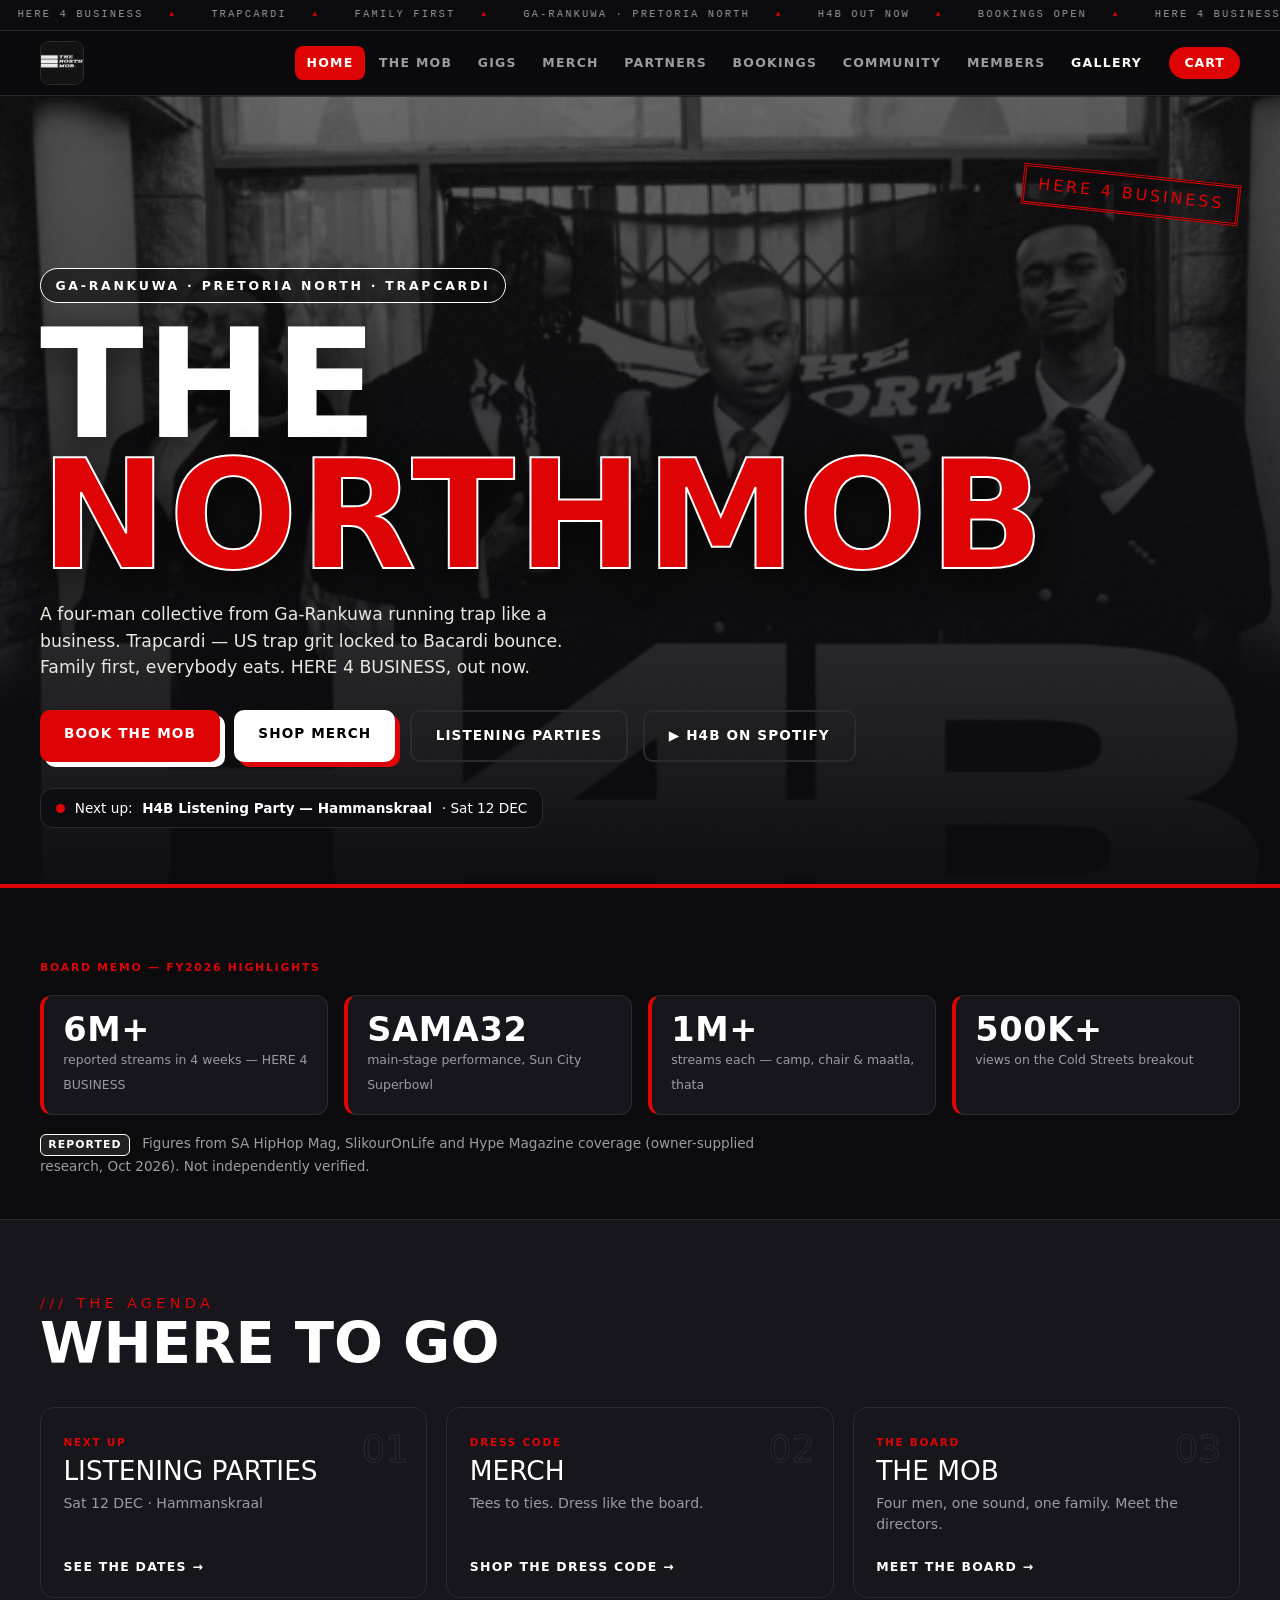
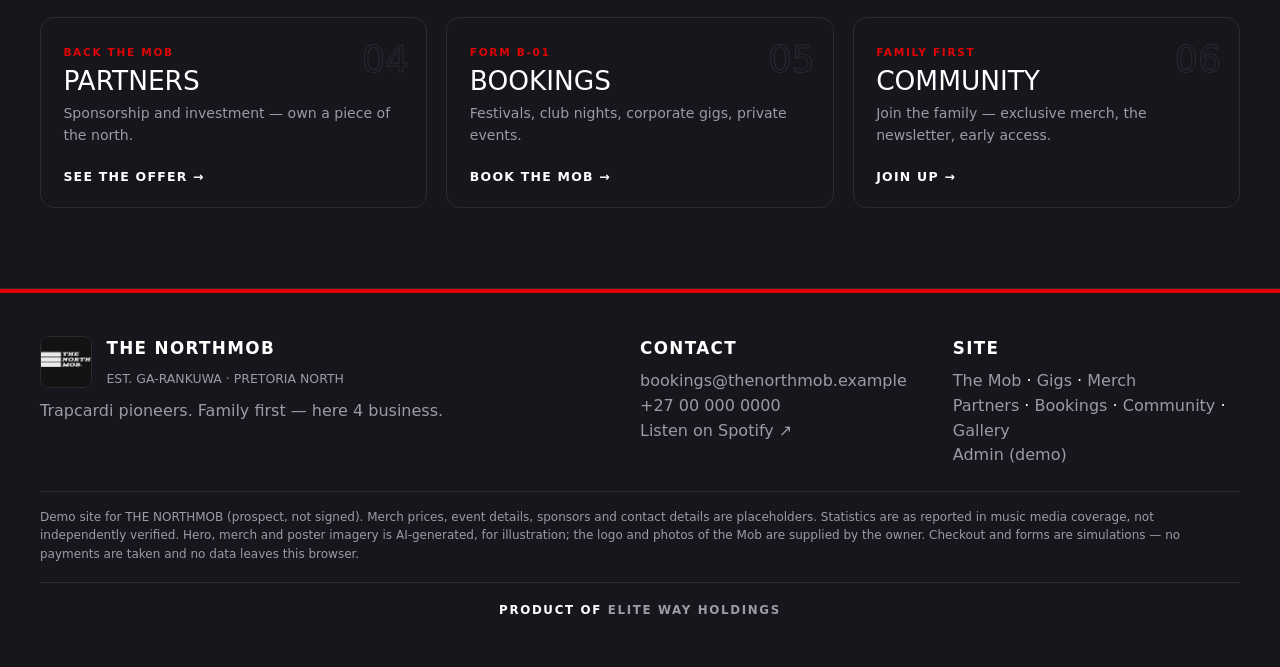
<file: index.html>
<!DOCTYPE html>
<html lang="en">
<head>
  <meta charset="UTF-8">
  <meta name="viewport" content="width=device-width, initial-scale=1">
  <title>THE NORTHMOB — Trapcardi · Ga-Rankuwa, Pretoria North</title>
  <meta name="description" content="THE NORTHMOB — the Trapcardi collective from Ga-Rankuwa, Pretoria North. Listening parties, merch, bookings, sponsors and investors. Here 4 Business.">
  <meta name="theme-color" content="#0B0B0E">
  <link rel="icon" type="image/jpeg" href="assets/img/logo.jpg">
  <link rel="apple-touch-icon" href="assets/img/logo.jpg">
  <link rel="stylesheet" href="assets/css/site.css?v=14">
</head>
<body data-page="home">

  <div class="ticker" aria-hidden="true">
    <div class="ticker-track" id="tickerTrack"></div>
  </div>

  <header class="site-nav">
    <div class="container inner">
      <a class="brand" href="index.html" aria-label="THE NORTHMOB — home"><img class="logo-mark" src="assets/img/logo.jpg" alt="THE NORTHMOB"></a>
      <nav class="nav-links" aria-label="Main">
        <a href="index.html" class="active">Home</a>
        <a href="the-mob.html">The Mob</a>
        <a href="gigs.html">Gigs</a>
        <a href="merch.html">Merch</a>
        <a href="partners.html">Partners</a>
        <a href="bookings.html">Bookings</a>
        <a href="community.html">Community</a>
        <a href="members.html">Members</a>
        <a href="gallery.html" class="hot">Gallery</a>
      </nav>
      <button class="cart-btn" id="cartBtn" aria-label="Open cart">
        Cart <span class="cart-count" id="cartCount" style="display:none">0</span>
      </button>
    </div>
  </header>

  <main id="top">

    <!-- HERO -->
    <section class="hero">
      <img class="hero-bg" src="assets/img/hero.jpg?v=2" alt="THE NORTHMOB — client-supplied photograph">
      <div class="container">
        <span class="stamp" aria-hidden="true">Here 4 Business</span>
        <span class="hero-kicker" id="heroKicker">GA-RANKUWA · PRETORIA NORTH · TRAPCARDI</span>
        <h1 class="hero-title" id="heroTitle">THE <span class="row2">NORTHMOB</span></h1>
        <p class="hero-sub" id="heroSub"></p>
        <div class="hero-ctas">
          <a class="btn btn-red" href="bookings.html">Book the Mob</a>
          <a class="btn btn-hl" href="merch.html">Shop merch</a>
          <a class="btn btn-ghost" href="gigs.html">Listening parties</a>
          <a class="btn btn-ghost" id="heroSpotify" href="#" target="_blank" rel="noopener" style="display:none">&#9654; H4B on Spotify</a>
        </div>
        <p class="hero-chip" id="nextGig"></p>
      </div>
    </section>

    <!-- STATS -->
    <section class="section" id="stats" style="padding-bottom:2.6rem">
      <div class="container">
        <p class="form-kicker" style="margin:0 0 1.1rem">Board Memo — FY2026 Highlights</p>
        <div class="stat-strip" id="statStrip"></div>
        <p class="sec-note" style="margin-top:1.1rem"><span class="tag">Reported</span> Figures from SA HipHop Mag, SlikourOnLife and Hype Magazine coverage (owner-supplied research, Oct 2026). Not independently verified.</p>
      </div>
    </section>

    <!-- TEASERS -->
    <section class="section section-alt" id="teasers">
      <div class="container">
        <div class="sec-head">
          <p class="sec-slash">/// THE AGENDA</p>
          <h2 class="sec-title">Where to go</h2>
        </div>
        <div class="teaser-grid">
          <a class="teaser-card" href="gigs.html">
            <span class="teaser-num">01</span>
            <span class="teaser-kicker">Next up</span>
            <span class="teaser-title">Listening parties</span>
            <span class="teaser-blurb" id="teaserNext">H4B listening sessions — dates loading…</span>
            <span class="teaser-go">See the dates →</span>
          </a>
          <a class="teaser-card" href="merch.html">
            <span class="teaser-num">02</span>
            <span class="teaser-kicker">Dress code</span>
            <span class="teaser-title">Merch</span>
            <span class="teaser-blurb">Tees to ties. Dress like the board.</span>
            <span class="teaser-go">Shop the dress code →</span>
          </a>
          <a class="teaser-card" href="the-mob.html">
            <span class="teaser-num">03</span>
            <span class="teaser-kicker">The board</span>
            <span class="teaser-title">The Mob</span>
            <span class="teaser-blurb">Four men, one sound, one family. Meet the directors.</span>
            <span class="teaser-go">Meet the board →</span>
          </a>
          <a class="teaser-card" href="partners.html">
            <span class="teaser-num">04</span>
            <span class="teaser-kicker">Back the mob</span>
            <span class="teaser-title">Partners</span>
            <span class="teaser-blurb">Sponsorship and investment — own a piece of the north.</span>
            <span class="teaser-go">See the offer →</span>
          </a>
          <a class="teaser-card" href="bookings.html">
            <span class="teaser-num">05</span>
            <span class="teaser-kicker">Form B-01</span>
            <span class="teaser-title">Bookings</span>
            <span class="teaser-blurb">Festivals, club nights, corporate gigs, private events.</span>
            <span class="teaser-go">Book the Mob →</span>
          </a>
          <a class="teaser-card" href="community.html">
            <span class="teaser-num">06</span>
            <span class="teaser-kicker">Family first</span>
            <span class="teaser-title">Community</span>
            <span class="teaser-blurb">Join the family — exclusive merch, the newsletter, early access.</span>
            <span class="teaser-go">Join up →</span>
          </a>
        </div>
      </div>
    </section>

  </main>

  <footer class="site-footer">
    <div class="container">
      <div class="foot-grid">
        <div>
          <div class="letterhead">
            <img class="logo-mark" src="assets/img/logo.jpg" alt="THE NORTHMOB">
            <div>
              <h4>THE NORTHMOB</h4>
              <p class="hint">EST. GA-RANKUWA · PRETORIA NORTH</p>
            </div>
          </div>
          <p style="color:var(--muted);max-width:26rem;margin-top:0.7rem">Trapcardi pioneers. Family first — here 4 business.</p>
        </div>
        <div>
          <h4>Contact</h4>
          <p><a id="footEmail" href="#"></a></p>
          <p><a id="footPhone" href="#"></a></p>
          <p><a id="footSpotify" href="#" target="_blank" rel="noopener" style="display:none">Listen on Spotify ↗</a></p>
        </div>
        <div>
          <h4>Site</h4>
          <p><a href="the-mob.html">The Mob</a> · <a href="gigs.html">Gigs</a> · <a href="merch.html">Merch</a></p>
          <p><a href="partners.html">Partners</a> · <a href="bookings.html">Bookings</a> · <a href="community.html">Community</a> · <a href="gallery.html">Gallery</a></p>
          <p><a href="admin.html">Admin (demo)</a></p>
        </div>
      </div>
      <p class="fine">
        Demo site for THE NORTHMOB (prospect, not signed). Merch prices, event details, sponsors and contact details are placeholders.
        Statistics are as reported in music media coverage, not independently verified.
        Hero, merch and poster imagery is AI-generated, for illustration; the logo and photos of the Mob are supplied by the owner.
        Checkout and forms are simulations — no payments are taken and no data leaves this browser.
      </p>
      <p class="holdings">Product of <a href="https://eliteway.co.za" target="_blank" rel="noopener">Elite Way Holdings</a></p>
    </div>
  </footer>

  <script src="assets/js/seed.js?v=8"></script>
  <script src="assets/js/store.js?v=3"></script>
  <script src="assets/js/site.js?v=14"></script>
</body>
</html>
</file>
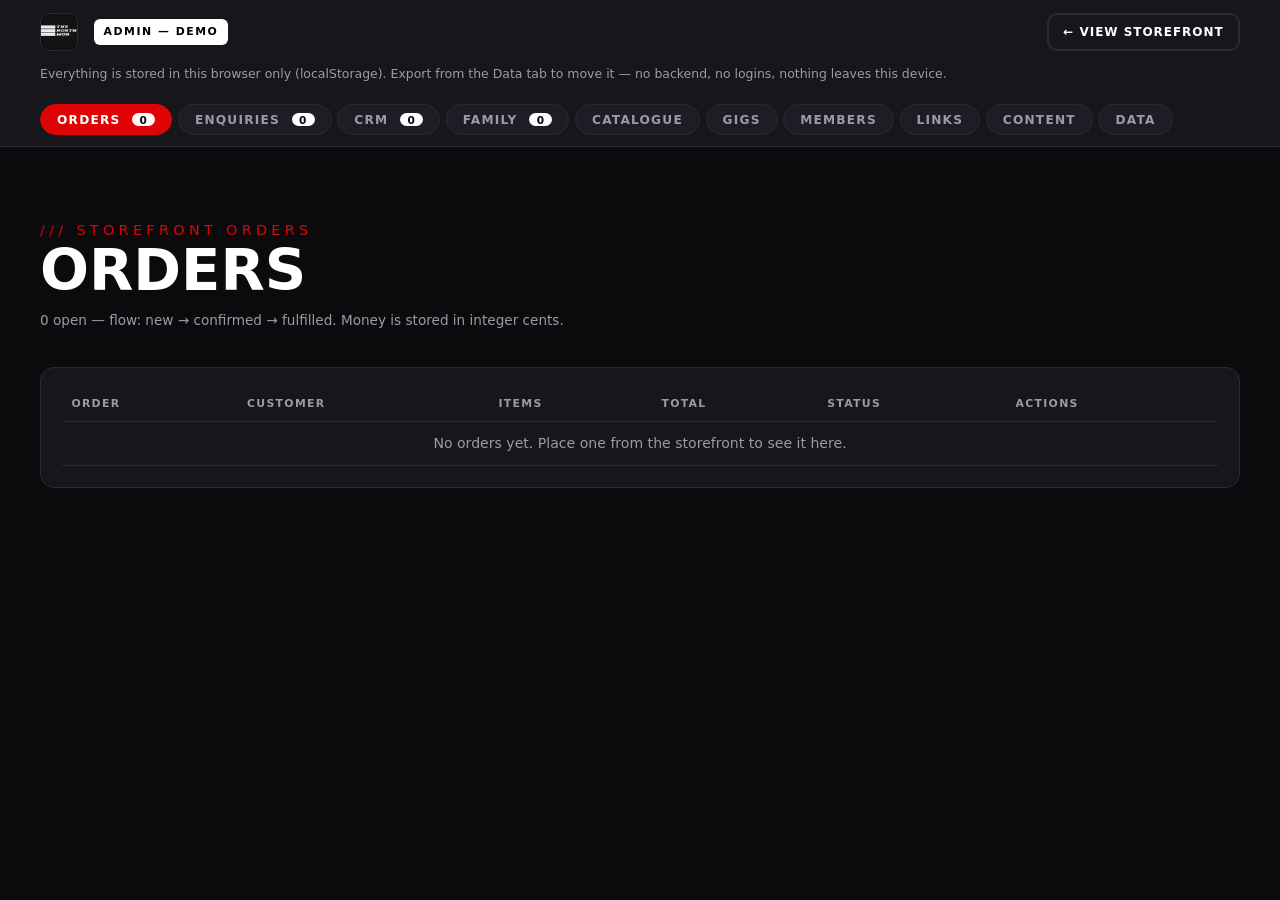
<file: admin.html>
<!DOCTYPE html>
<html lang="en">
<head>
  <meta charset="UTF-8">
  <meta name="viewport" content="width=device-width, initial-scale=1">
  <title>Admin — THE NORTHMOB (demo)</title>
  <meta name="robots" content="noindex">
  <link rel="icon" type="image/jpeg" href="assets/img/logo.jpg">
  <link rel="stylesheet" href="assets/css/site.css?v=13">
</head>
<body>

  <header class="admin-top">
    <div class="container">
      <div class="inner">
        <img class="logo-mark" src="assets/img/logo.jpg" alt="THE NORTHMOB" style="height:38px;width:38px">
        <span class="admin-badge">Admin — demo</span>
        <a class="btn btn-ghost btn-sm to-site" href="index.html">← View storefront</a>
      </div>
      <p class="hint" style="padding-bottom:0.6rem">Everything is stored in this browser only (localStorage). Export from the Data tab to move it — no backend, no logins, nothing leaves this device.</p>
      <div class="storage-banner" id="storageBanner" role="alert"></div>
      <nav class="tabs" aria-label="Admin sections">
        <button class="tab active" data-panel="panel-orders">Orders <span class="count" id="ordCount">0</span></button>
        <button class="tab" data-panel="panel-enquiries">Enquiries <span class="count" id="enqCount">0</span></button>
        <button class="tab" data-panel="panel-crm">CRM <span class="count" id="crmCount">0</span></button>
        <button class="tab" data-panel="panel-community">Family <span class="count" id="famCount">0</span></button>
        <button class="tab" data-panel="panel-catalogue">Catalogue</button>
        <button class="tab" data-panel="panel-gigs">Gigs</button>
        <button class="tab" data-panel="panel-members">Members</button>
        <button class="tab" data-panel="panel-links">Links</button>
        <button class="tab" data-panel="panel-content">Content</button>
        <button class="tab" data-panel="panel-data">Data</button>
      </nav>
    </div>
  </header>

  <main class="section">
    <div class="container">

      <!-- ORDERS -->
      <section class="admin-panel active" id="panel-orders">
        <div class="sec-head">
          <p class="sec-slash">/// STOREFRONT ORDERS</p>
          <h2 class="sec-title">Orders</h2>
          <p class="sec-note"><span id="ordOpen">0 open</span> — flow: new → confirmed → fulfilled. Money is stored in integer cents.</p>
        </div>
        <div class="panel-card" style="overflow-x:auto">
          <table class="tbl">
            <thead>
              <tr><th>Order</th><th>Customer</th><th>Items</th><th>Total</th><th>Status</th><th>Actions</th></tr>
            </thead>
            <tbody id="ordersBody"></tbody>
          </table>
        </div>
      </section>

      <!-- ENQUIRIES -->
      <section class="admin-panel" id="panel-enquiries">
        <div class="sec-head">
          <p class="sec-slash">/// BOOKINGS · SPONSORS · INVESTORS</p>
          <h2 class="sec-title">Enquiries</h2>
          <p class="sec-note"><span id="enqOpen">0 open</span> — every storefront form lands here.</p>
        </div>
        <div class="row-actions" style="margin-bottom:1.2rem">
          <button class="btn btn-sm btn-hl enq-filter active" data-filter="all">All</button>
          <button class="btn btn-sm btn-ghost enq-filter" data-filter="booking">Bookings</button>
          <button class="btn btn-sm btn-ghost enq-filter" data-filter="sponsorship">Sponsorship</button>
          <button class="btn btn-sm btn-ghost enq-filter" data-filter="investment">Investment</button>
        </div>
        <div id="enqFilter" data-filter="all" hidden></div>
        <div id="enquiryList"></div>
      </section>

      <!-- CRM -->
      <section class="admin-panel" id="panel-crm">
        <div class="sec-head">
          <p class="sec-slash">/// RELATIONSHIPS</p>
          <h2 class="sec-title">CRM</h2>
          <p class="sec-note"><span id="crmMembers">0 members</span> — every order, enquiry and signup becomes a contact with a timeline. Click a row to open.</p>
        </div>
        <div class="panel-card" style="overflow-x:auto">
          <div class="fieldline" style="margin-bottom:0.8rem">
            <input class="admin-input" id="crmSearch" placeholder="Search name, email, phone, tag…">
          </div>
          <table class="tbl">
            <thead><tr><th>Contact</th><th>Email / phone</th><th>Status</th><th>Events</th><th>Last activity</th><th>Tags</th></tr></thead>
            <tbody id="crmBody"></tbody>
          </table>
        </div>
        <div id="crmDetail"></div>
      </section>

      <!-- FAMILY / COMMUNITY -->
      <section class="admin-panel" id="panel-community">
        <div class="sec-head">
          <p class="sec-slash">/// THE FAMILY</p>
          <h2 class="sec-title">Community</h2>
          <p class="sec-note"><span id="famSubs">0 newsletter subscribers</span> — signups from Form F-01 on the community page.</p>
        </div>
        <div class="panel-card" style="overflow-x:auto">
          <table class="tbl">
            <thead><tr><th>Member</th><th>Email / phone</th><th>Interests</th><th>Newsletter</th><th>Joined</th></tr></thead>
            <tbody id="communityBody"></tbody>
          </table>
        </div>
      </section>

      <!-- CATALOGUE -->
      <section class="admin-panel" id="panel-catalogue">
        <div class="sec-head">
          <p class="sec-slash">/// MERCH</p>
          <h2 class="sec-title">Catalogue</h2>
          <p class="sec-note">Edits appear on the storefront on next load. Uncheck "Active" to hide an item; uncheck "In stock" to show it sold out.</p>
        </div>
        <div id="catList"></div>
      </section>

      <!-- GIGS -->
      <section class="admin-panel" id="panel-gigs">
        <div class="sec-head">
          <p class="sec-slash">/// SHOWS</p>
          <h2 class="sec-title">Gigs</h2>
          <p class="sec-note">Add a gig, set its details, flip "Visible" when it's ready for the site. Blank ticket link shows "Tickets TBC". Tick "Members-only" for private invite parties (members area only, with RSVPs).</p>
        </div>
        <div style="margin-bottom:1.2rem"><button class="btn btn-hl btn-sm" id="addGig">+ Add gig</button></div>
        <div id="gigList"></div>
      </section>

      <!-- MEMBERS -->
      <section class="admin-panel" id="panel-members">
        <div class="sec-head">
          <p class="sec-slash">/// THE BOARD</p>
          <h2 class="sec-title">Members</h2>
          <p class="sec-note">The four directors — names, titles, handles and photos. Uploads are compressed and stored in this browser.</p>
        </div>
        <div id="memberList"></div>
      </section>

      <!-- LINKS -->
      <section class="admin-panel" id="panel-links">
        <div class="sec-head">
          <p class="sec-slash">/// HANDLES &amp; CONTACT</p>
          <h2 class="sec-title">Links</h2>
          <p class="sec-note">Instagram windows and public contact details. A handle only links out once "Confirmed" is ticked.</p>
        </div>
        <div id="igRows"></div>
        <div style="margin-bottom:1.2rem"><button class="btn btn-hl btn-sm" id="addIg">+ Add Instagram account</button></div>
        <div class="panel-card">
          <h3>Contact details (footer)</h3>
          <div class="edit-grid c3">
            <div class="fieldline"><span class="lab">Public email (placeholder for now)</span>
              <input class="admin-input" id="linkEmail"></div>
            <div class="fieldline"><span class="lab">Public phone (placeholder for now)</span>
              <input class="admin-input" id="linkPhone"></div>
          <div class="fieldline"><span class="lab">Spotify artist URL</span>
            <input class="admin-input" id="linkSpotify" placeholder="https://open.spotify.com/artist/…"></div>
          </div>
        </div>
      </section>

      <!-- CONTENT -->
      <section class="admin-panel" id="panel-content">
        <div class="sec-head">
          <p class="sec-slash">/// WORDS ON THE SITE</p>
          <h2 class="sec-title">Content</h2>
          <p class="sec-note">Hero subtitle, ticker lines and the sponsor wall.</p>
        </div>
        <div class="panel-card">
          <h3>Hero</h3>
          <div class="fieldline"><span class="lab">Hero subtitle</span>
            <textarea class="admin-input" id="ctSub" rows="3"></textarea></div>
        </div>
        <div class="panel-card">
          <h3>Ticker (one line per item)</h3>
          <textarea class="admin-input" id="ctTicker" rows="6"></textarea>
        </div>
        <div class="panel-card">
          <h3>Gallery</h3>
          <p class="hint" style="margin-bottom:0.9rem">Photos shown in the gallery feed. Reorder, remove, or upload new ones (compressed, stored in this browser).</p>
          <div class="pm-grid" id="galleryMgr"></div>
          <label class="btn btn-hl btn-sm" style="display:inline-block;margin-top:0.9rem">
            + Add photos <input type="file" id="galleryUpload" accept="image/*" multiple hidden>
          </label>
        </div>
        <div class="panel-card">
          <h3>Sponsor wall</h3>
          <div id="sponsorRows"></div>
          <button class="btn btn-hl btn-sm" id="addSponsor">+ Add partner slot</button>
          <p class="hint mt">Keep "Still a placeholder" ticked for empty slots — the site then shows an open slot instead of implying a real sponsor.</p>
        </div>
      </section>

      <!-- DATA -->
      <section class="admin-panel" id="panel-data">
        <div class="sec-head">
          <p class="sec-slash">/// TAKE IT WITH YOU</p>
          <h2 class="sec-title">Data</h2>
          <p class="sec-note">This demo has no backend. Export gives you everything as JSON; import restores it on any device or browser.</p>
        </div>
        <div class="panel-card">
          <h3>Export / import / reset</h3>
          <div class="row-actions">
            <button class="btn btn-hl btn-sm" id="exportBtn">Export JSON</button>
            <label class="btn btn-ghost btn-sm" style="display:inline-block">
              Import JSON <input type="file" id="importFile" accept="application/json,.json" hidden>
            </label>
            <button class="btn btn-ghost btn-sm" id="resetBtn">Reset to seed</button>
          </div>
          <p class="hint mt">Reset clears orders, enquiries and every edit — back to the original demo content.</p>
        </div>
        <div class="panel-card">
          <h3>What this admin is</h3>
          <p class="hint">A pitch demo of the management view: order tracking, enquiry handling, catalogue, gigs, links and site text — all running in the browser.
          When the Mob signs, this maps 1-to-1 onto a real backend (suggested: Supabase free tier) with logins, and nothing about the workflow changes.</p>
        </div>
      </section>

    </div>
  </main>

  <script src="assets/js/seed.js?v=8"></script>
  <script src="assets/js/store.js?v=3"></script>
  <script src="assets/js/admin.js?v=6"></script>
</body>
</html>
</file>
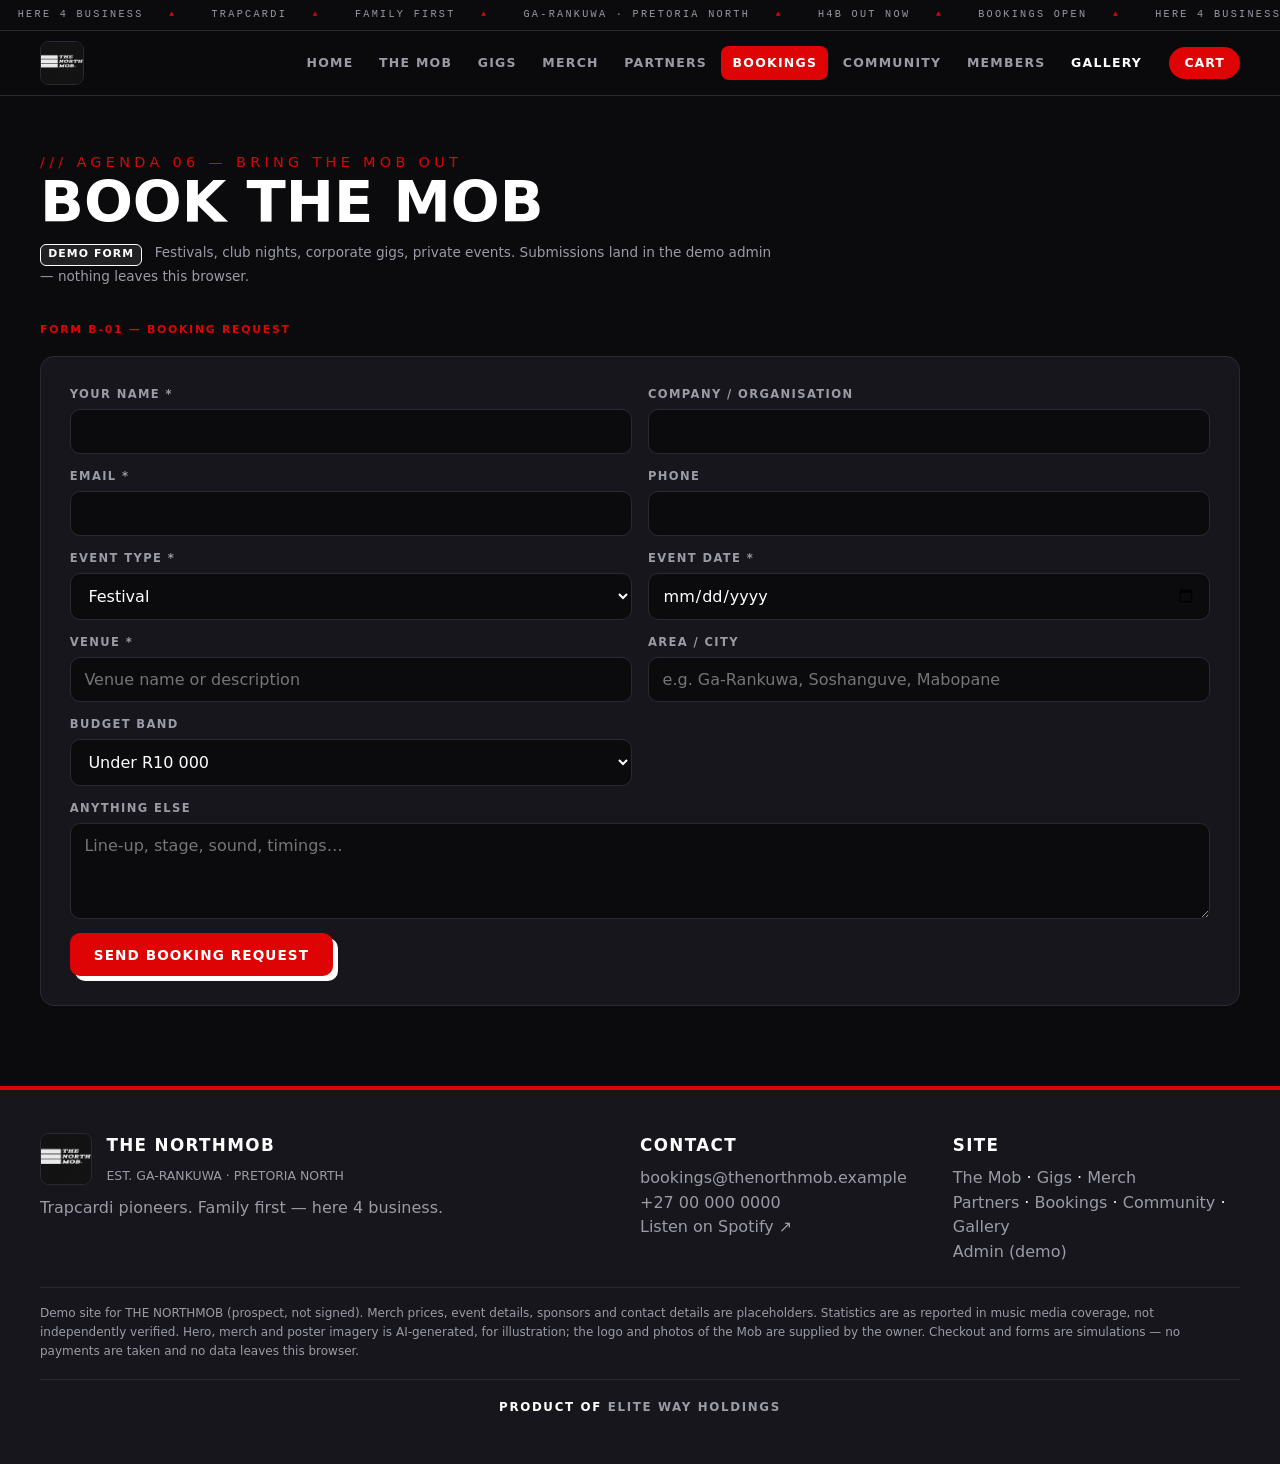
<file: bookings.html>
<!DOCTYPE html>
<html lang="en">
<head>
  <meta charset="UTF-8">
  <meta name="viewport" content="width=device-width, initial-scale=1">
  <title>Bookings — THE NORTHMOB</title>
  <meta name="description" content="Book THE NORTHMOB — festivals, club nights, corporate events, private parties. Fill in Form B-01.">
  <meta name="theme-color" content="#0B0B0E">
  <link rel="icon" type="image/jpeg" href="assets/img/logo.jpg">
  <link rel="apple-touch-icon" href="assets/img/logo.jpg">
  <link rel="stylesheet" href="assets/css/site.css?v=14">
</head>
<body data-page="bookings">

  <div class="ticker" aria-hidden="true">
    <div class="ticker-track" id="tickerTrack"></div>
  </div>

  <header class="site-nav">
    <div class="container inner">
      <a class="brand" href="index.html" aria-label="THE NORTHMOB — home"><img class="logo-mark" src="assets/img/logo.jpg" alt="THE NORTHMOB"></a>
      <nav class="nav-links" aria-label="Main">
        <a href="index.html">Home</a>
        <a href="the-mob.html">The Mob</a>
        <a href="gigs.html">Gigs</a>
        <a href="merch.html">Merch</a>
        <a href="partners.html">Partners</a>
        <a href="bookings.html" class="active">Bookings</a>
        <a href="community.html">Community</a>
        <a href="members.html">Members</a>
        <a href="gallery.html" class="hot">Gallery</a>
      </nav>
      <button class="cart-btn" id="cartBtn" aria-label="Open cart">
        Cart <span class="cart-count" id="cartCount" style="display:none">0</span>
      </button>
    </div>
  </header>

  <main>

    <!-- AGENDA 06: BRING THE MOB OUT -->
    <section class="section page-gap" id="bookings">
      <div class="container">
        <div class="sec-head">
          <p class="sec-slash">/// AGENDA 06 — BRING THE MOB OUT</p>
          <h2 class="sec-title">Book the Mob</h2>
          <p class="sec-note"><span class="tag">Demo form</span> Festivals, club nights, corporate gigs, private events. Submissions land in the demo admin — nothing leaves this browser.</p>
        </div>
        <p class="form-kicker" style="margin:0 0 1.1rem">Form B-01 — Booking Request</p>
        <form class="form-card" id="bookingForm" novalidate>
          <div class="form-grid two">
            <div class="field">
              <label for="bkName">Your name *</label>
              <input id="bkName" type="text" autocomplete="name" required>
              <span class="err">Name is required.</span>
            </div>
            <div class="field">
              <label for="bkOrg">Company / organisation</label>
              <input id="bkOrg" type="text" autocomplete="organization">
            </div>
            <div class="field">
              <label for="bkEmail">Email *</label>
              <input id="bkEmail" type="email" autocomplete="email" required>
              <span class="err">A valid email is required.</span>
            </div>
            <div class="field">
              <label for="bkPhone">Phone</label>
              <input id="bkPhone" type="tel" autocomplete="tel">
            </div>
            <div class="field">
              <label for="bkType">Event type *</label>
              <select id="bkType">
                <option>Festival</option>
                <option>Club night</option>
                <option>Listening party</option>
                <option>Corporate event</option>
                <option>Private party</option>
                <option>Other</option>
              </select>
            </div>
            <div class="field">
              <label for="bkDate">Event date *</label>
              <input id="bkDate" type="date" required>
              <span class="err">Pick a date.</span>
            </div>
            <div class="field">
              <label for="bkVenue">Venue *</label>
              <input id="bkVenue" type="text" placeholder="Venue name or description" required>
              <span class="err">Venue is required.</span>
            </div>
            <div class="field">
              <label for="bkArea">Area / city</label>
              <input id="bkArea" type="text" placeholder="e.g. Ga-Rankuwa, Soshanguve, Mabopane">
            </div>
            <div class="field">
              <label for="bkBudget">Budget band</label>
              <select id="bkBudget">
                <option>Under R10 000</option>
                <option>R10 000 – R25 000</option>
                <option>R25 000 – R50 000</option>
                <option>R50 000+</option>
                <option>To be discussed</option>
              </select>
            </div>
          </div>
          <div class="field">
            <label for="bkNotes">Anything else</label>
            <textarea id="bkNotes" placeholder="Line-up, stage, sound, timings…"></textarea>
          </div>
          <button type="submit" class="btn btn-red">Send booking request</button>
        </form>
        <div class="success-panel mt hidden" id="bookingDone">
          <p>Booking received. Reference:</p>
          <p class="ref" id="bookingRef"></p>
          <p class="hint">Demo: this landed in the admin enquiries list, not a real inbox.</p>
        </div>
      </div>
    </section>

  </main>

  <footer class="site-footer">
    <div class="container">
      <div class="foot-grid">
        <div>
          <div class="letterhead">
            <img class="logo-mark" src="assets/img/logo.jpg" alt="THE NORTHMOB">
            <div>
              <h4>THE NORTHMOB</h4>
              <p class="hint">EST. GA-RANKUWA · PRETORIA NORTH</p>
            </div>
          </div>
          <p style="color:var(--muted);max-width:26rem;margin-top:0.7rem">Trapcardi pioneers. Family first — here 4 business.</p>
        </div>
        <div>
          <h4>Contact</h4>
          <p><a id="footEmail" href="#"></a></p>
          <p><a id="footPhone" href="#"></a></p>
          <p><a id="footSpotify" href="#" target="_blank" rel="noopener" style="display:none">Listen on Spotify ↗</a></p>
        </div>
        <div>
          <h4>Site</h4>
          <p><a href="the-mob.html">The Mob</a> · <a href="gigs.html">Gigs</a> · <a href="merch.html">Merch</a></p>
          <p><a href="partners.html">Partners</a> · <a href="bookings.html">Bookings</a> · <a href="community.html">Community</a> · <a href="gallery.html">Gallery</a></p>
          <p><a href="admin.html">Admin (demo)</a></p>
        </div>
      </div>
      <p class="fine">
        Demo site for THE NORTHMOB (prospect, not signed). Merch prices, event details, sponsors and contact details are placeholders.
        Statistics are as reported in music media coverage, not independently verified.
        Hero, merch and poster imagery is AI-generated, for illustration; the logo and photos of the Mob are supplied by the owner.
        Checkout and forms are simulations — no payments are taken and no data leaves this browser.
      </p>
      <p class="holdings">Product of <a href="https://eliteway.co.za" target="_blank" rel="noopener">Elite Way Holdings</a></p>
    </div>
  </footer>

  <script src="assets/js/seed.js?v=8"></script>
  <script src="assets/js/store.js?v=3"></script>
  <script src="assets/js/site.js?v=14"></script>
</body>
</html>
</file>
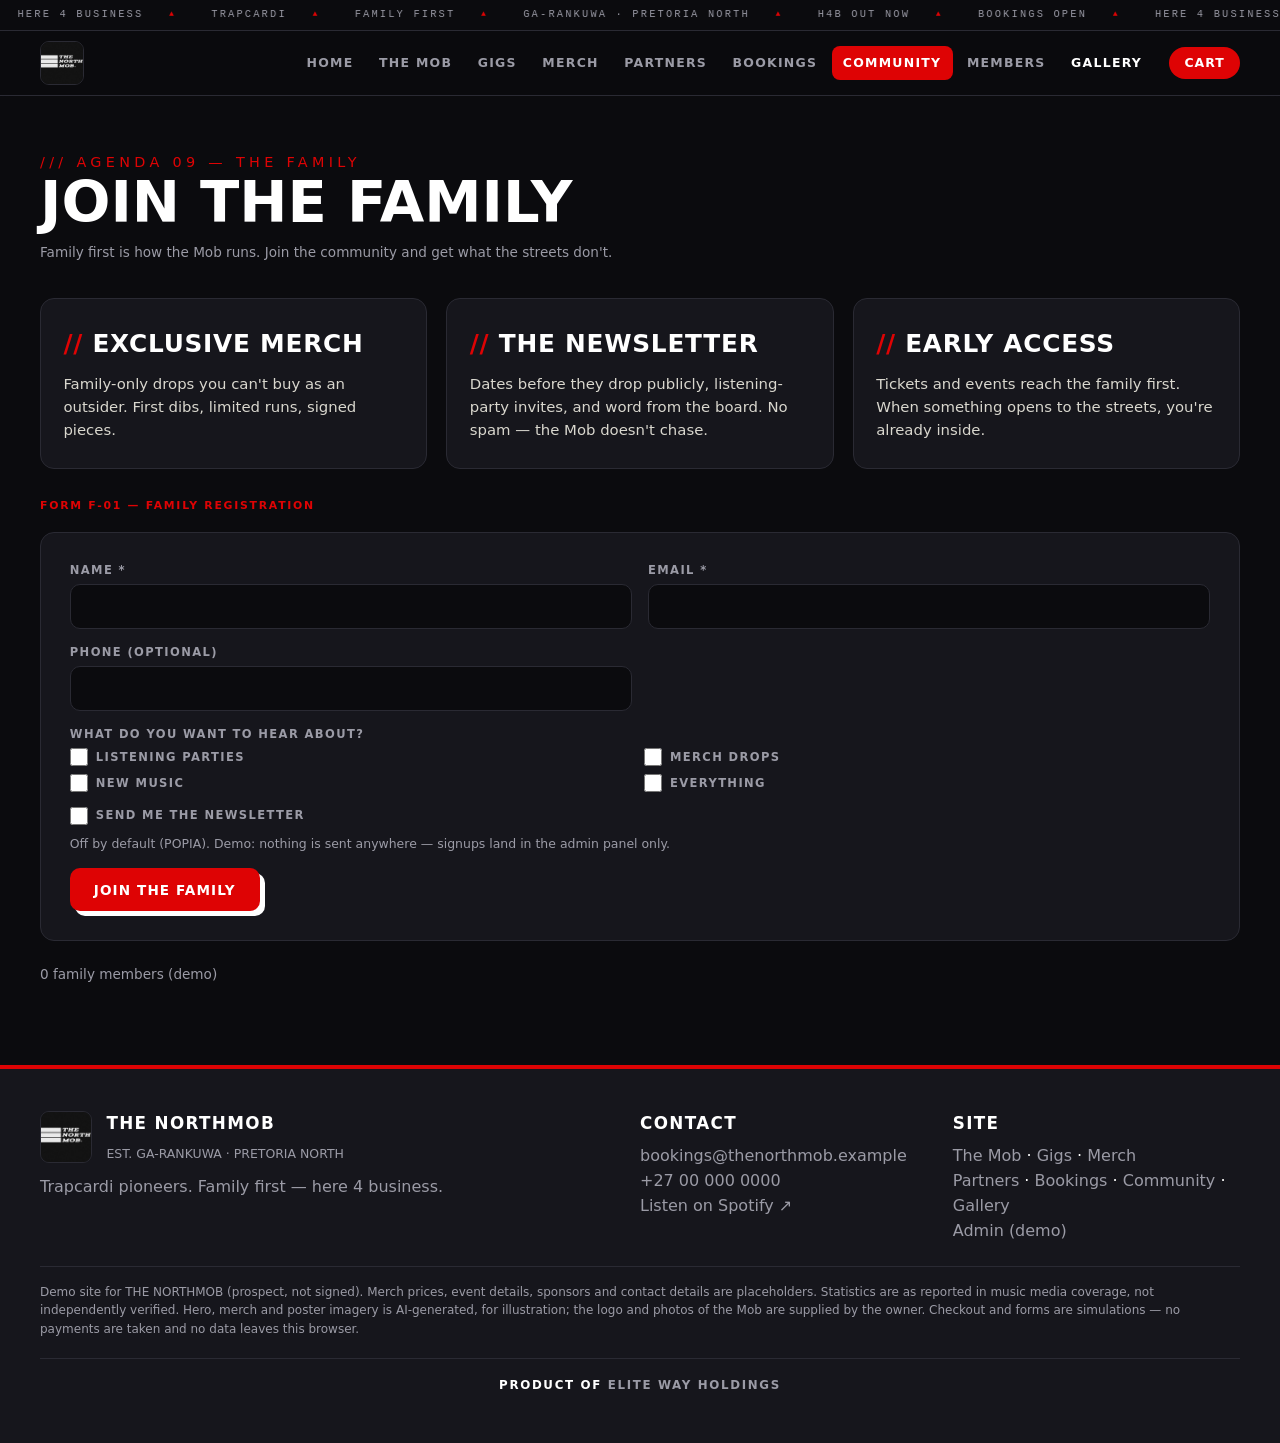
<file: community.html>
<!DOCTYPE html>
<html lang="en">
<head>
  <meta charset="UTF-8">
  <meta name="viewport" content="width=device-width, initial-scale=1">
  <title>Community — THE NORTHMOB</title>
  <meta name="description" content="Join the family — exclusive merch, the newsletter, early access. THE NORTHMOB community.">
  <meta name="theme-color" content="#0B0B0E">
  <link rel="icon" type="image/jpeg" href="assets/img/logo.jpg">
  <link rel="apple-touch-icon" href="assets/img/logo.jpg">
  <link rel="stylesheet" href="assets/css/site.css?v=14">
</head>
<body data-page="community">

  <div class="ticker" aria-hidden="true">
    <div class="ticker-track" id="tickerTrack"></div>
  </div>

  <header class="site-nav">
    <div class="container inner">
      <a class="brand" href="index.html" aria-label="THE NORTHMOB — home"><img class="logo-mark" src="assets/img/logo.jpg" alt="THE NORTHMOB"></a>
      <nav class="nav-links" aria-label="Main">
        <a href="index.html">Home</a>
        <a href="the-mob.html">The Mob</a>
        <a href="gigs.html">Gigs</a>
        <a href="merch.html">Merch</a>
        <a href="partners.html">Partners</a>
        <a href="bookings.html">Bookings</a>
        <a href="community.html" class="active">Community</a>
        <a href="members.html">Members</a>
        <a href="gallery.html" class="hot">Gallery</a>
      </nav>
      <button class="cart-btn" id="cartBtn" aria-label="Open cart">
        Cart <span class="cart-count" id="cartCount" style="display:none">0</span>
      </button>
    </div>
  </header>

  <main>

    <!-- AGENDA 09: THE FAMILY -->
    <section class="section page-gap" id="community">
      <div class="container">
        <div class="sec-head">
          <p class="sec-slash">/// AGENDA 09 — THE FAMILY</p>
          <h2 class="sec-title">Join the Family</h2>
          <p class="sec-note">Family first is how the Mob runs. Join the community and get what the streets don't.</p>
        </div>

        <div class="story-grid">
          <div class="story-card">
            <h3>Exclusive merch</h3>
            <p>Family-only drops you can't buy as an outsider. First dibs, limited runs, signed pieces.</p>
          </div>
          <div class="story-card">
            <h3>The newsletter</h3>
            <p>Dates before they drop publicly, listening-party invites, and word from the board. No spam — the Mob doesn't chase.</p>
          </div>
          <div class="story-card">
            <h3>Early access</h3>
            <p>Tickets and events reach the family first. When something opens to the streets, you're already inside.</p>
          </div>
        </div>

        <p class="form-kicker" style="margin:1.8rem 0 1.1rem">Form F-01 — Family Registration</p>
        <form class="form-card" id="communityForm" novalidate>
          <div class="form-grid two">
            <div class="field">
              <label for="cmName">Name *</label>
              <input id="cmName" type="text" autocomplete="name" required>
              <span class="err">Name is required.</span>
            </div>
            <div class="field">
              <label for="cmEmail">Email *</label>
              <input id="cmEmail" type="email" autocomplete="email" required>
              <span class="err">A valid email is required.</span>
            </div>
            <div class="field">
              <label for="cmPhone">Phone (optional)</label>
              <input id="cmPhone" type="tel" autocomplete="tel">
            </div>
          </div>
          <fieldset class="field">
            <label>What do you want to hear about?</label>
            <div class="check-grid">
              <label class="check-line"><input type="checkbox" name="cmInterest" value="listening parties"> Listening parties</label>
              <label class="check-line"><input type="checkbox" name="cmInterest" value="merch drops"> Merch drops</label>
              <label class="check-line"><input type="checkbox" name="cmInterest" value="new music"> New music</label>
              <label class="check-line"><input type="checkbox" name="cmInterest" value="everything"> Everything</label>
            </div>
          </fieldset>
          <div class="field">
            <label class="check-line" for="cmNewsletter">
              <input type="checkbox" id="cmNewsletter"> Send me the newsletter
            </label>
            <span class="hint" style="display:block;margin-top:0.3rem">Off by default (POPIA). Demo: nothing is sent anywhere — signups land in the admin panel only.</span>
          </div>
          <button type="submit" class="btn btn-red">Join the family</button>
        </form>
        <div class="success-panel mt hidden" id="communityDone">
          <p>You're family now. Your member number:</p>
          <p class="ref" id="communityRef"></p>
          <p class="hint">This is your member number — keep it. Use it to sign into the <a href="members.html" style="color:var(--red);font-weight:800">Members area</a> for private merch and invite-only parties. Demo: membership lives in this browser only.</p>
        </div>
        <p class="sec-note mt"><span id="familyCount"></span></p>
      </div>
    </section>

  </main>

  <footer class="site-footer">
    <div class="container">
      <div class="foot-grid">
        <div>
          <div class="letterhead">
            <img class="logo-mark" src="assets/img/logo.jpg" alt="THE NORTHMOB">
            <div>
              <h4>THE NORTHMOB</h4>
              <p class="hint">EST. GA-RANKUWA · PRETORIA NORTH</p>
            </div>
          </div>
          <p style="color:var(--muted);max-width:26rem;margin-top:0.7rem">Trapcardi pioneers. Family first — here 4 business.</p>
        </div>
        <div>
          <h4>Contact</h4>
          <p><a id="footEmail" href="#"></a></p>
          <p><a id="footPhone" href="#"></a></p>
          <p><a id="footSpotify" href="#" target="_blank" rel="noopener" style="display:none">Listen on Spotify ↗</a></p>
        </div>
        <div>
          <h4>Site</h4>
          <p><a href="the-mob.html">The Mob</a> · <a href="gigs.html">Gigs</a> · <a href="merch.html">Merch</a></p>
          <p><a href="partners.html">Partners</a> · <a href="bookings.html">Bookings</a> · <a href="community.html">Community</a> · <a href="gallery.html">Gallery</a></p>
          <p><a href="admin.html">Admin (demo)</a></p>
        </div>
      </div>
      <p class="fine">
        Demo site for THE NORTHMOB (prospect, not signed). Merch prices, event details, sponsors and contact details are placeholders.
        Statistics are as reported in music media coverage, not independently verified.
        Hero, merch and poster imagery is AI-generated, for illustration; the logo and photos of the Mob are supplied by the owner.
        Checkout and forms are simulations — no payments are taken and no data leaves this browser.
      </p>
      <p class="holdings">Product of <a href="https://eliteway.co.za" target="_blank" rel="noopener">Elite Way Holdings</a></p>
    </div>
  </footer>

  <script src="assets/js/seed.js?v=8"></script>
  <script src="assets/js/store.js?v=3"></script>
  <script src="assets/js/site.js?v=14"></script>
</body>
</html>
</file>
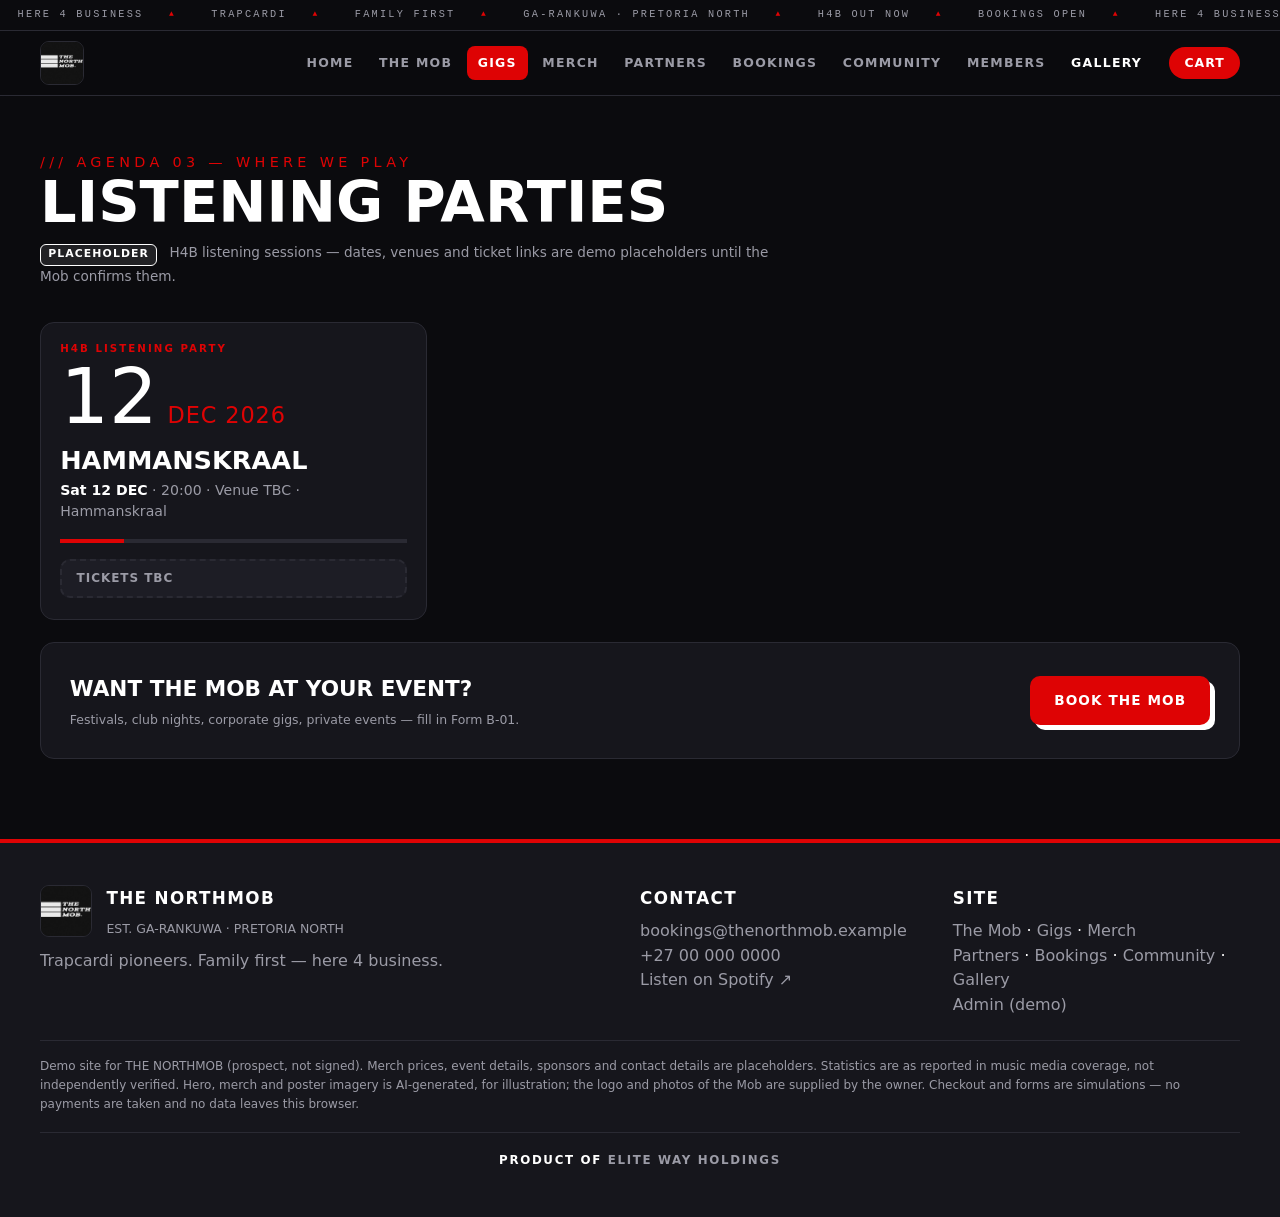
<file: gigs.html>
<!DOCTYPE html>
<html lang="en">
<head>
  <meta charset="UTF-8">
  <meta name="viewport" content="width=device-width, initial-scale=1">
  <title>Listening Parties — THE NORTHMOB</title>
  <meta name="description" content="H4B listening parties with THE NORTHMOB — Ga-Rankuwa, Soshanguve, Hammanskraal. Hear HERE 4 BUSINESS the way the north hears it.">
  <meta name="theme-color" content="#0B0B0E">
  <link rel="icon" type="image/jpeg" href="assets/img/logo.jpg">
  <link rel="apple-touch-icon" href="assets/img/logo.jpg">
  <link rel="stylesheet" href="assets/css/site.css?v=14">
</head>
<body data-page="gigs">

  <div class="ticker" aria-hidden="true">
    <div class="ticker-track" id="tickerTrack"></div>
  </div>

  <header class="site-nav">
    <div class="container inner">
      <a class="brand" href="index.html" aria-label="THE NORTHMOB — home"><img class="logo-mark" src="assets/img/logo.jpg" alt="THE NORTHMOB"></a>
      <nav class="nav-links" aria-label="Main">
        <a href="index.html">Home</a>
        <a href="the-mob.html">The Mob</a>
        <a href="gigs.html" class="active">Gigs</a>
        <a href="merch.html">Merch</a>
        <a href="partners.html">Partners</a>
        <a href="bookings.html">Bookings</a>
        <a href="community.html">Community</a>
        <a href="members.html">Members</a>
        <a href="gallery.html" class="hot">Gallery</a>
      </nav>
      <button class="cart-btn" id="cartBtn" aria-label="Open cart">
        Cart <span class="cart-count" id="cartCount" style="display:none">0</span>
      </button>
    </div>
  </header>

  <main>

    <!-- AGENDA 03: WHERE WE PLAY -->
    <section class="section page-gap" id="gigs">
      <div class="container">
        <div class="sec-head">
          <p class="sec-slash">/// AGENDA 03 — WHERE WE PLAY</p>
          <h2 class="sec-title">Listening Parties</h2>
          <p class="sec-note"><span class="tag">Placeholder</span> H4B listening sessions — dates, venues and ticket links are demo placeholders until the Mob confirms them.</p>
        </div>
        <div class="gig-grid" id="gigGrid"></div>

        <div class="form-card mt" style="display:flex;gap:1.2rem;align-items:center;flex-wrap:wrap">
          <div style="flex:1;min-width:220px">
            <h3 style="font-family:var(--display);text-transform:uppercase;font-size:1.35rem">Want the Mob at your event?</h3>
            <p class="hint" style="margin-top:0.3rem">Festivals, club nights, corporate gigs, private events — fill in Form B-01.</p>
          </div>
          <a class="btn btn-red" href="bookings.html">Book the Mob</a>
        </div>
      </div>
    </section>

  </main>

  <footer class="site-footer">
    <div class="container">
      <div class="foot-grid">
        <div>
          <div class="letterhead">
            <img class="logo-mark" src="assets/img/logo.jpg" alt="THE NORTHMOB">
            <div>
              <h4>THE NORTHMOB</h4>
              <p class="hint">EST. GA-RANKUWA · PRETORIA NORTH</p>
            </div>
          </div>
          <p style="color:var(--muted);max-width:26rem;margin-top:0.7rem">Trapcardi pioneers. Family first — here 4 business.</p>
        </div>
        <div>
          <h4>Contact</h4>
          <p><a id="footEmail" href="#"></a></p>
          <p><a id="footPhone" href="#"></a></p>
          <p><a id="footSpotify" href="#" target="_blank" rel="noopener" style="display:none">Listen on Spotify ↗</a></p>
        </div>
        <div>
          <h4>Site</h4>
          <p><a href="the-mob.html">The Mob</a> · <a href="gigs.html">Gigs</a> · <a href="merch.html">Merch</a></p>
          <p><a href="partners.html">Partners</a> · <a href="bookings.html">Bookings</a> · <a href="community.html">Community</a> · <a href="gallery.html">Gallery</a></p>
          <p><a href="admin.html">Admin (demo)</a></p>
        </div>
      </div>
      <p class="fine">
        Demo site for THE NORTHMOB (prospect, not signed). Merch prices, event details, sponsors and contact details are placeholders.
        Statistics are as reported in music media coverage, not independently verified.
        Hero, merch and poster imagery is AI-generated, for illustration; the logo and photos of the Mob are supplied by the owner.
        Checkout and forms are simulations — no payments are taken and no data leaves this browser.
      </p>
      <p class="holdings">Product of <a href="https://eliteway.co.za" target="_blank" rel="noopener">Elite Way Holdings</a></p>
    </div>
  </footer>

  <script src="assets/js/seed.js?v=8"></script>
  <script src="assets/js/store.js?v=3"></script>
  <script src="assets/js/site.js?v=14"></script>
</body>
</html>
</file>
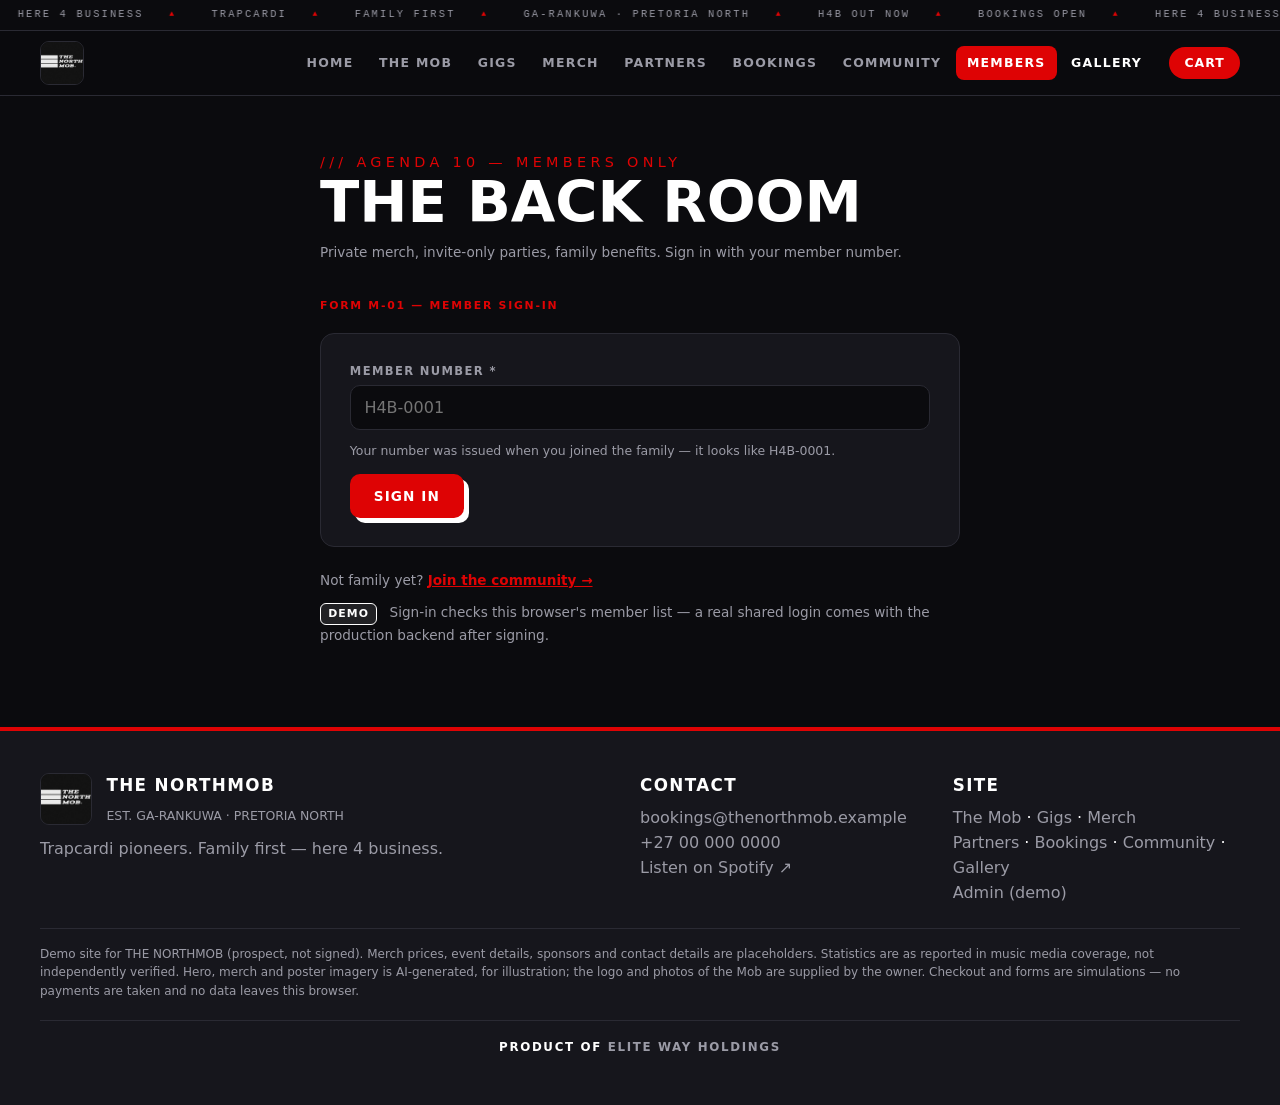
<file: members.html>
<!DOCTYPE html>
<html lang="en">
<head>
  <meta charset="UTF-8">
  <meta name="viewport" content="width=device-width, initial-scale=1">
  <title>Members — THE NORTHMOB</title>
  <meta name="description" content="THE NORTHMOB members area — sign in with your member number for private merch, invite-only parties and family benefits.">
  <meta name="theme-color" content="#0B0B0E">
  <link rel="icon" type="image/jpeg" href="assets/img/logo.jpg">
  <link rel="apple-touch-icon" href="assets/img/logo.jpg">
  <link rel="stylesheet" href="assets/css/site.css?v=14">
</head>
<body data-page="members">

  <div class="ticker" aria-hidden="true">
    <div class="ticker-track" id="tickerTrack"></div>
  </div>

  <header class="site-nav">
    <div class="container inner">
      <a class="brand" href="index.html" aria-label="THE NORTHMOB — home"><img class="logo-mark" src="assets/img/logo.jpg" alt="THE NORTHMOB"></a>
      <nav class="nav-links" aria-label="Main">
        <a href="index.html">Home</a>
        <a href="the-mob.html">The Mob</a>
        <a href="gigs.html">Gigs</a>
        <a href="merch.html">Merch</a>
        <a href="partners.html">Partners</a>
        <a href="bookings.html">Bookings</a>
        <a href="community.html">Community</a>
        <a href="members.html" class="active">Members</a>
        <a href="gallery.html" class="hot">Gallery</a>
      </nav>
      <button class="cart-btn" id="cartBtn" aria-label="Open cart">
        Cart <span class="cart-count" id="cartCount" style="display:none">0</span>
      </button>
    </div>
  </header>

  <main>

    <!-- LOGIN GATE (shown when not signed in) -->
    <section class="section page-gap" id="memberGate">
      <div class="container" style="max-width:640px">
        <div class="sec-head">
          <p class="sec-slash">/// AGENDA 10 — MEMBERS ONLY</p>
          <h2 class="sec-title">The Back Room</h2>
          <p class="sec-note">Private merch, invite-only parties, family benefits. Sign in with your member number.</p>
        </div>
        <p class="form-kicker" style="margin:0 0 1.1rem">Form M-01 — Member Sign-In</p>
        <form class="form-card" id="loginForm" novalidate>
          <div class="field">
            <label for="loginNo">Member number *</label>
            <input id="loginNo" type="text" placeholder="H4B-0001" autocomplete="off" required>
            <span class="err">Member number is required.</span>
            <span class="hint" style="display:block;margin-top:0.35rem">Your number was issued when you joined the family — it looks like H4B-0001.</span>
          </div>
          <p class="login-err hidden" id="loginErr" role="alert"></p>
          <button type="submit" class="btn btn-red">Sign in</button>
        </form>
        <p class="sec-note mt">Not family yet? <a href="community.html" style="color:var(--red);font-weight:800">Join the community →</a></p>
        <p class="sec-note"><span class="tag">Demo</span> Sign-in checks this browser's member list — a real shared login comes with the production backend after signing.</p>
      </div>
    </section>

    <!-- MEMBERS AREA (shown when signed in) -->
    <section class="section page-gap hidden" id="memberArea">
      <div class="container">

        <div class="sec-head">
          <p class="sec-slash">/// AGENDA 10 — MEMBERS ONLY</p>
          <h2 class="sec-title">The Back Room</h2>
        </div>

        <!-- member card -->
        <div class="panel-card mcard">
          <div class="mcard-left">
            <div class="avatar-mono" id="memMono">★</div>
          </div>
          <div class="mcard-mid">
            <h3 class="member-name" id="memName"></h3>
            <p class="biz-title" id="memSince"></p>
          </div>
          <div class="mcard-right">
            <p class="hint">Member number</p>
            <p class="mcard-no" id="memNo"></p>
          </div>
          <button class="btn btn-ghost btn-sm" id="logoutBtn" type="button">Sign out</button>
        </div>

        <!-- perks -->
        <div class="story-grid mt">
          <div class="story-card">
            <h3>Free tickets</h3>
            <p>Members get into every private party free — bring your member number and your energy.</p>
          </div>
          <div class="story-card">
            <h3>Private merch</h3>
            <p>Family-only drops you can't buy as an outsider. Signed pieces, limited runs.</p>
          </div>
          <div class="story-card">
            <h3>Invite-only parties</h3>
            <p>Venues and addresses shared with members only. The streets hear about it after.</p>
          </div>
          <div class="story-card">
            <h3>First word</h3>
            <p>New music, dates and drops reach the family before anyone else.</p>
          </div>
        </div>

        <!-- private shop -->
        <div class="sec-head mt" style="margin-bottom:1.6rem">
          <p class="sec-slash">/// THE VAULT</p>
          <h2 class="sec-title" style="font-size:clamp(1.7rem,4vw,2.6rem)">Private Shop</h2>
          <p class="sec-note"><span class="tag">Members only</span> These drops never hit the public store. <span id="vatNote"></span></p>
        </div>
        <div class="merch-grid" id="memberShop"></div>

        <!-- private events -->
        <div class="sec-head mt" style="margin-bottom:1.6rem">
          <p class="sec-slash">/// INVITES</p>
          <h2 class="sec-title" style="font-size:clamp(1.7rem,4vw,2.6rem)">Private Parties</h2>
          <p class="sec-note"><span class="tag">Invite only</span> Free entry for members. RSVP so the board knows you're coming.</p>
        </div>
        <div class="gig-grid" id="privateEvents"></div>

      </div>
    </section>

  </main>

  <footer class="site-footer">
    <div class="container">
      <div class="foot-grid">
        <div>
          <div class="letterhead">
            <img class="logo-mark" src="assets/img/logo.jpg" alt="THE NORTHMOB">
            <div>
              <h4>THE NORTHMOB</h4>
              <p class="hint">EST. GA-RANKUWA · PRETORIA NORTH</p>
            </div>
          </div>
          <p style="color:var(--muted);max-width:26rem;margin-top:0.7rem">Trapcardi pioneers. Family first — here 4 business.</p>
        </div>
        <div>
          <h4>Contact</h4>
          <p><a id="footEmail" href="#"></a></p>
          <p><a id="footPhone" href="#"></a></p>
          <p><a id="footSpotify" href="#" target="_blank" rel="noopener" style="display:none">Listen on Spotify ↗</a></p>
        </div>
        <div>
          <h4>Site</h4>
          <p><a href="the-mob.html">The Mob</a> · <a href="gigs.html">Gigs</a> · <a href="merch.html">Merch</a></p>
          <p><a href="partners.html">Partners</a> · <a href="bookings.html">Bookings</a> · <a href="community.html">Community</a> · <a href="gallery.html">Gallery</a></p>
          <p><a href="admin.html">Admin (demo)</a></p>
        </div>
      </div>
      <p class="fine">
        Demo site for THE NORTHMOB (prospect, not signed). Merch prices, event details, sponsors and contact details are placeholders.
        Statistics are as reported in music media coverage, not independently verified.
        Hero, merch and poster imagery is AI-generated, for illustration; the logo and photos of the Mob are supplied by the owner.
        Checkout and forms are simulations — no payments are taken and no data leaves this browser.
      </p>
      <p class="holdings">Product of <a href="https://eliteway.co.za" target="_blank" rel="noopener">Elite Way Holdings</a></p>
    </div>
  </footer>

  <script src="assets/js/seed.js?v=8"></script>
  <script src="assets/js/store.js?v=3"></script>
  <script src="assets/js/site.js?v=14"></script>
</body>
</html>
</file>
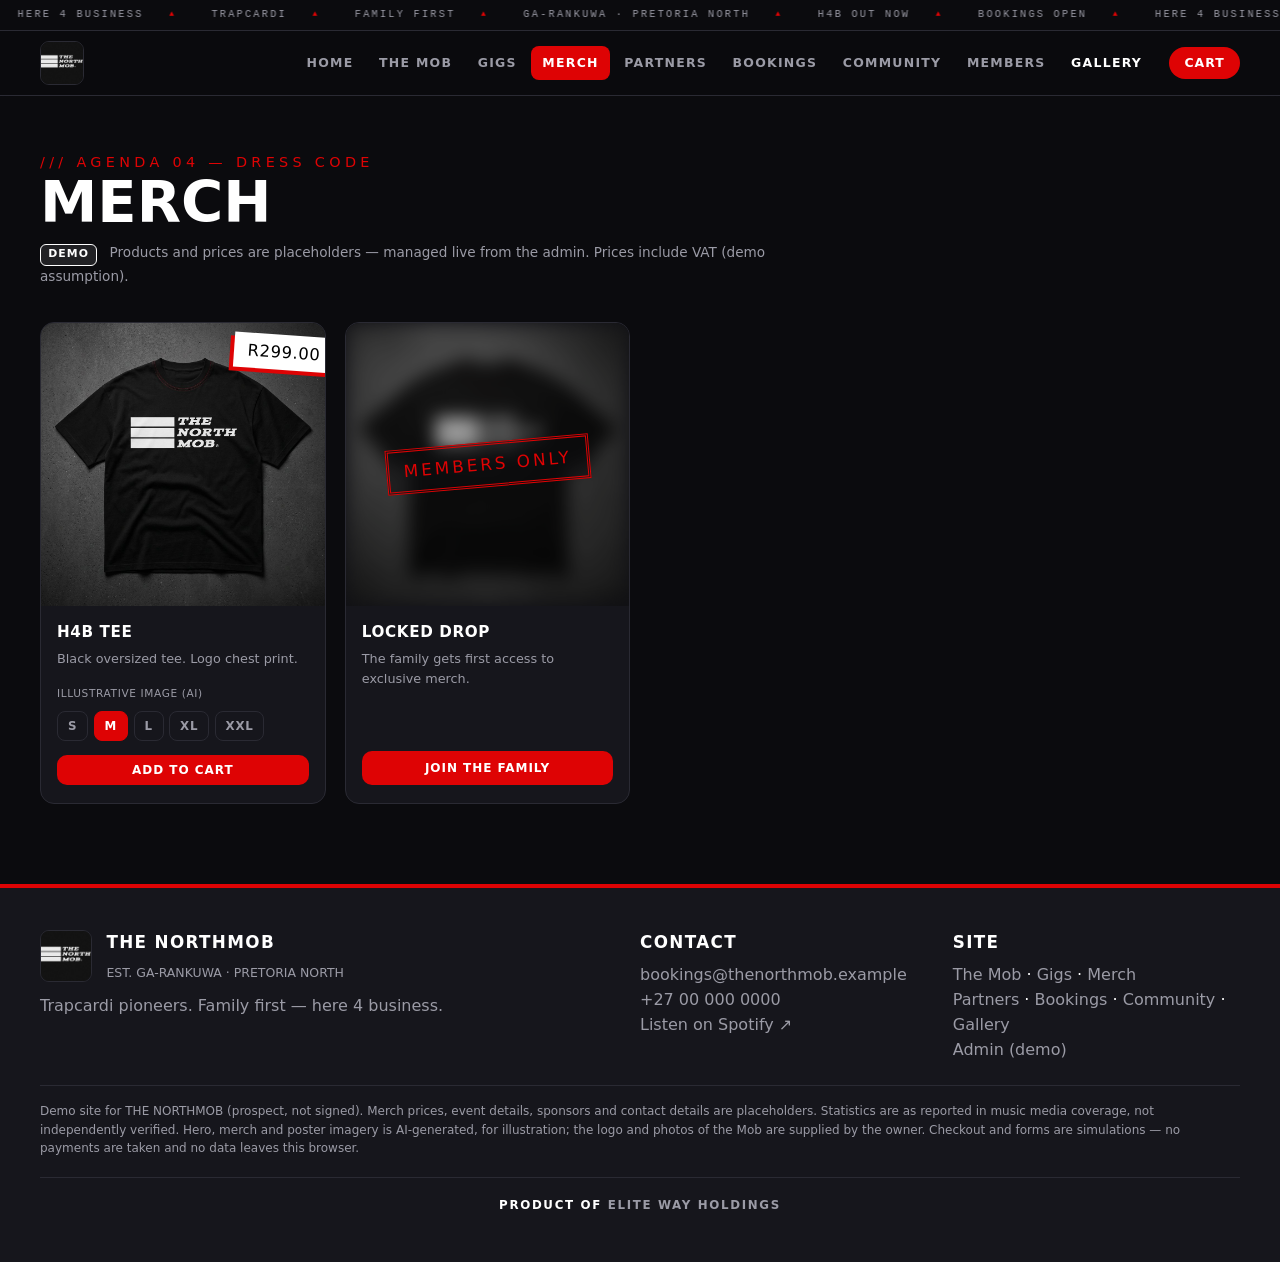
<file: merch.html>
<!DOCTYPE html>
<html lang="en">
<head>
  <meta charset="UTF-8">
  <meta name="viewport" content="width=device-width, initial-scale=1">
  <title>Merch — THE NORTHMOB</title>
  <meta name="description" content="THE NORTHMOB merch — tees, hoodies, caps, ties, pocket squares and the all-access lanyard. Dress like the board.">
  <meta name="theme-color" content="#0B0B0E">
  <link rel="icon" type="image/jpeg" href="assets/img/logo.jpg">
  <link rel="apple-touch-icon" href="assets/img/logo.jpg">
  <link rel="stylesheet" href="assets/css/site.css?v=14">
</head>
<body data-page="merch">

  <div class="ticker" aria-hidden="true">
    <div class="ticker-track" id="tickerTrack"></div>
  </div>

  <header class="site-nav">
    <div class="container inner">
      <a class="brand" href="index.html" aria-label="THE NORTHMOB — home"><img class="logo-mark" src="assets/img/logo.jpg" alt="THE NORTHMOB"></a>
      <nav class="nav-links" aria-label="Main">
        <a href="index.html">Home</a>
        <a href="the-mob.html">The Mob</a>
        <a href="gigs.html">Gigs</a>
        <a href="merch.html" class="active">Merch</a>
        <a href="partners.html">Partners</a>
        <a href="bookings.html">Bookings</a>
        <a href="community.html">Community</a>
        <a href="members.html">Members</a>
        <a href="gallery.html" class="hot">Gallery</a>
      </nav>
      <button class="cart-btn" id="cartBtn" aria-label="Open cart">
        Cart <span class="cart-count" id="cartCount" style="display:none">0</span>
      </button>
    </div>
  </header>

  <main>

    <!-- AGENDA 04: DRESS CODE -->
    <section class="section page-gap" id="merch">
      <div class="container">
        <div class="sec-head">
          <p class="sec-slash">/// AGENDA 04 — DRESS CODE</p>
          <h2 class="sec-title">Merch</h2>
          <p class="sec-note"><span class="tag">Demo</span> Products and prices are placeholders — managed live from the admin. <span id="vatNote"></span></p>
        </div>
        <div class="merch-grid" id="merchGrid"></div>
      </div>
    </section>

  </main>

  <footer class="site-footer">
    <div class="container">
      <div class="foot-grid">
        <div>
          <div class="letterhead">
            <img class="logo-mark" src="assets/img/logo.jpg" alt="THE NORTHMOB">
            <div>
              <h4>THE NORTHMOB</h4>
              <p class="hint">EST. GA-RANKUWA · PRETORIA NORTH</p>
            </div>
          </div>
          <p style="color:var(--muted);max-width:26rem;margin-top:0.7rem">Trapcardi pioneers. Family first — here 4 business.</p>
        </div>
        <div>
          <h4>Contact</h4>
          <p><a id="footEmail" href="#"></a></p>
          <p><a id="footPhone" href="#"></a></p>
          <p><a id="footSpotify" href="#" target="_blank" rel="noopener" style="display:none">Listen on Spotify ↗</a></p>
        </div>
        <div>
          <h4>Site</h4>
          <p><a href="the-mob.html">The Mob</a> · <a href="gigs.html">Gigs</a> · <a href="merch.html">Merch</a></p>
          <p><a href="partners.html">Partners</a> · <a href="bookings.html">Bookings</a> · <a href="community.html">Community</a> · <a href="gallery.html">Gallery</a></p>
          <p><a href="admin.html">Admin (demo)</a></p>
        </div>
      </div>
      <p class="fine">
        Demo site for THE NORTHMOB (prospect, not signed). Merch prices, event details, sponsors and contact details are placeholders.
        Statistics are as reported in music media coverage, not independently verified.
        Hero, merch and poster imagery is AI-generated, for illustration; the logo and photos of the Mob are supplied by the owner.
        Checkout and forms are simulations — no payments are taken and no data leaves this browser.
      </p>
      <p class="holdings">Product of <a href="https://eliteway.co.za" target="_blank" rel="noopener">Elite Way Holdings</a></p>
    </div>
  </footer>

  <script src="assets/js/seed.js?v=8"></script>
  <script src="assets/js/store.js?v=3"></script>
  <script src="assets/js/site.js?v=14"></script>
</body>
</html>
</file>
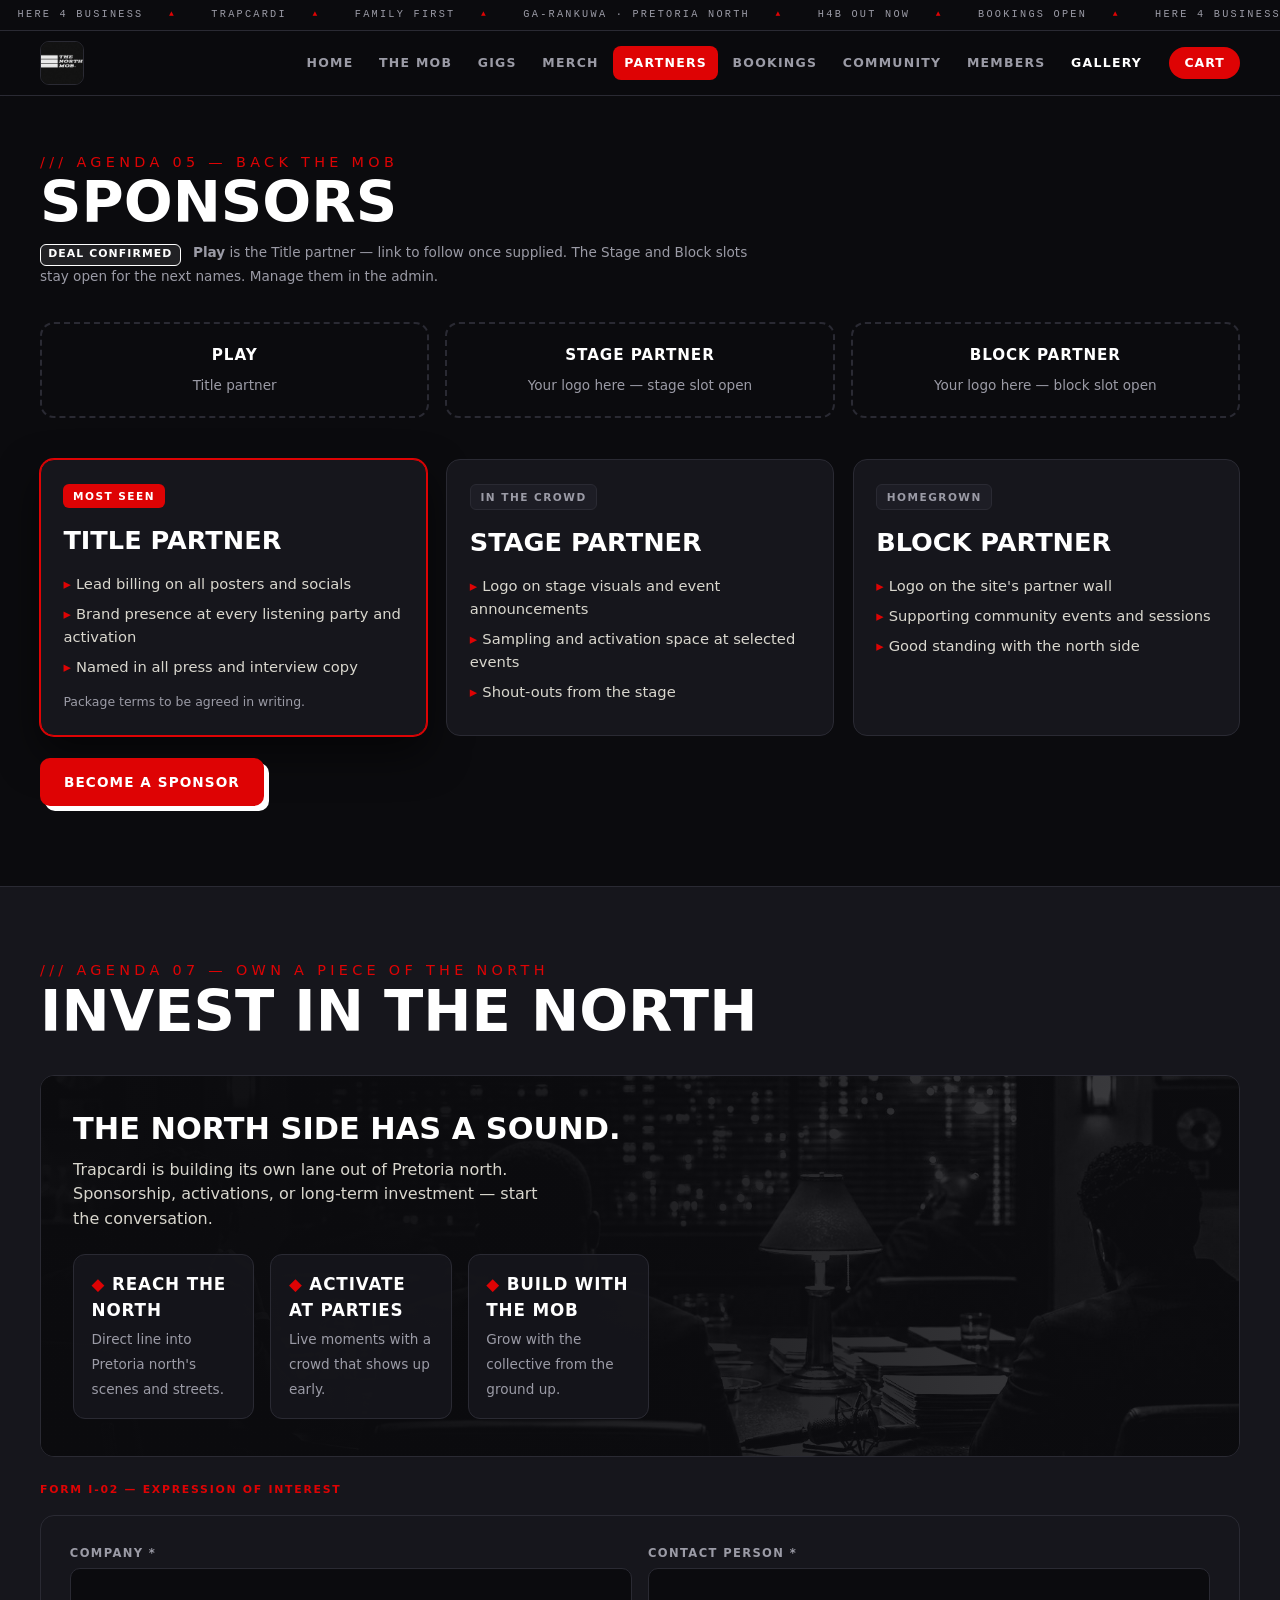
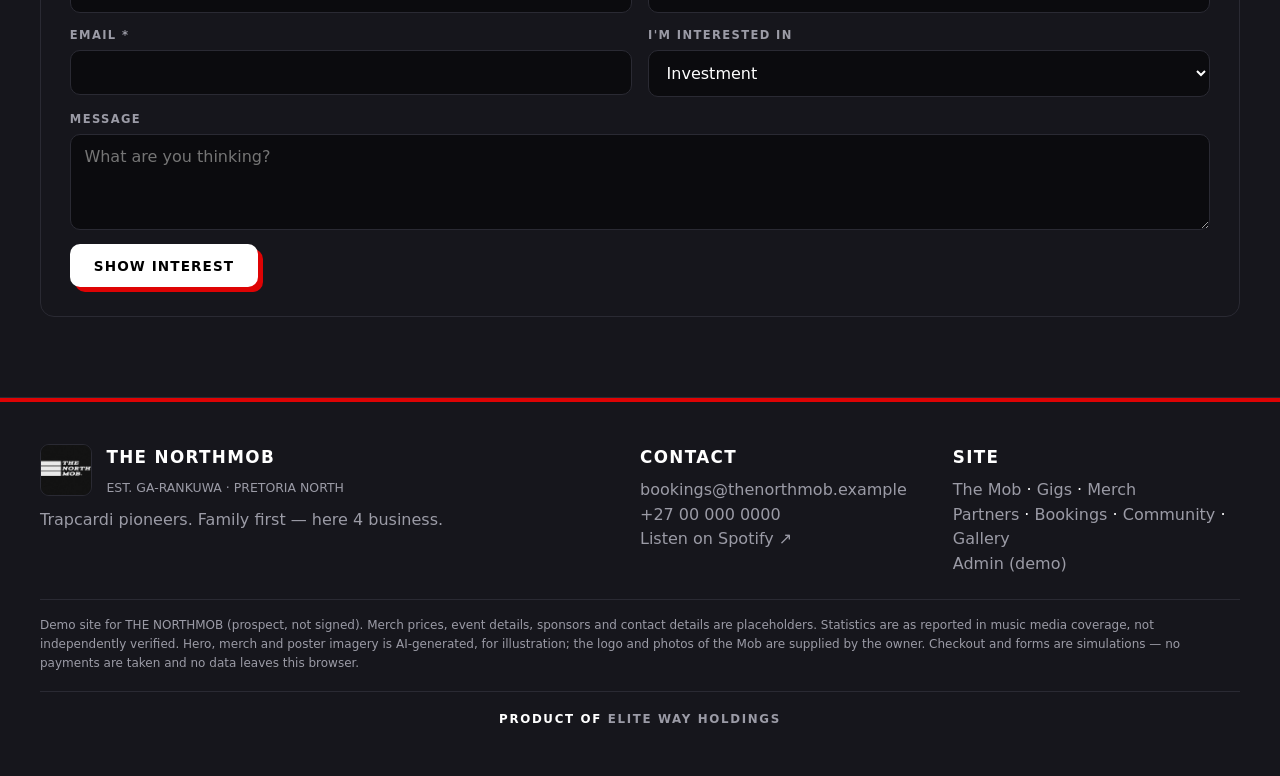
<file: partners.html>
<!DOCTYPE html>
<html lang="en">
<head>
  <meta charset="UTF-8">
  <meta name="viewport" content="width=device-width, initial-scale=1">
  <title>Partners &amp; Investment — THE NORTHMOB</title>
  <meta name="description" content="Sponsorship and investment in THE NORTHMOB — reach the north side of Pretoria, activate at listening parties, build with the collective.">
  <meta name="theme-color" content="#0B0B0E">
  <link rel="icon" type="image/jpeg" href="assets/img/logo.jpg">
  <link rel="apple-touch-icon" href="assets/img/logo.jpg">
  <link rel="stylesheet" href="assets/css/site.css?v=14">
</head>
<body data-page="partners">

  <div class="ticker" aria-hidden="true">
    <div class="ticker-track" id="tickerTrack"></div>
  </div>

  <header class="site-nav">
    <div class="container inner">
      <a class="brand" href="index.html" aria-label="THE NORTHMOB — home"><img class="logo-mark" src="assets/img/logo.jpg" alt="THE NORTHMOB"></a>
      <nav class="nav-links" aria-label="Main">
        <a href="index.html">Home</a>
        <a href="the-mob.html">The Mob</a>
        <a href="gigs.html">Gigs</a>
        <a href="merch.html">Merch</a>
        <a href="partners.html" class="active">Partners</a>
        <a href="bookings.html">Bookings</a>
        <a href="community.html">Community</a>
        <a href="members.html">Members</a>
        <a href="gallery.html" class="hot">Gallery</a>
      </nav>
      <button class="cart-btn" id="cartBtn" aria-label="Open cart">
        Cart <span class="cart-count" id="cartCount" style="display:none">0</span>
      </button>
    </div>
  </header>

  <main>

    <!-- AGENDA 05: BACK THE MOB -->
    <section class="section page-gap" id="sponsors">
      <div class="container">
        <div class="sec-head">
          <p class="sec-slash">/// AGENDA 05 — BACK THE MOB</p>
          <h2 class="sec-title">Sponsors</h2>
          <p class="sec-note"><span class="tag">Deal confirmed</span> <strong>Play</strong> is the Title partner — link to follow once supplied. The Stage and Block slots stay open for the next names. Manage them in the admin.</p>
        </div>
        <div class="partner-strip" id="partnerStrip"></div>
        <div class="tier-grid">
          <div class="tier feature">
            <span class="tier-tag t-red">Most seen</span>
            <h3>Title Partner</h3>
            <ul>
              <li>Lead billing on all posters and socials</li>
              <li>Brand presence at every listening party and activation</li>
              <li>Named in all press and interview copy</li>
            </ul>
            <p class="fine">Package terms to be agreed in writing.</p>
          </div>
          <div class="tier">
            <span class="tier-tag t-grey">In the crowd</span>
            <h3>Stage Partner</h3>
            <ul>
              <li>Logo on stage visuals and event announcements</li>
              <li>Sampling and activation space at selected events</li>
              <li>Shout-outs from the stage</li>
            </ul>
          </div>
          <div class="tier">
            <span class="tier-tag t-grey">Homegrown</span>
            <h3>Block Partner</h3>
            <ul>
              <li>Logo on the site's partner wall</li>
              <li>Supporting community events and sessions</li>
              <li>Good standing with the north side</li>
            </ul>
          </div>
        </div>
        <div class="mt">
          <a class="btn btn-red" href="#invest" data-interest="sponsorship">Become a sponsor</a>
        </div>
      </div>
    </section>

    <!-- AGENDA 07: OWN A PIECE OF THE NORTH -->
    <section class="section section-alt" id="invest">
      <div class="container">
        <div class="sec-head">
          <p class="sec-slash">/// AGENDA 07 — OWN A PIECE OF THE NORTH</p>
          <h2 class="sec-title">Invest in the North</h2>
        </div>
        <div class="invest-wrap">
          <img src="assets/img/invest.jpg" alt="Illustrative AI-generated black-and-white image: suited figures around a boardroom table, desk lamp over contracts and a microphone">
          <div class="invest-overlay">
            <div class="inner">
              <h3 style="font-family:var(--display);font-size:1.9rem;text-transform:uppercase;line-height:1.05">The north side has a sound.</h3>
              <p style="margin-top:0.8rem;color:#D9D7CE;max-width:30rem">Trapcardi is building its own lane out of Pretoria north. Sponsorship, activations, or long-term investment — start the conversation.</p>
              <div class="value-grid">
                <div class="value-card"><b>Reach the north</b><span>Direct line into Pretoria north's scenes and streets.</span></div>
                <div class="value-card"><b>Activate at parties</b><span>Live moments with a crowd that shows up early.</span></div>
                <div class="value-card"><b>Build with the Mob</b><span>Grow with the collective from the ground up.</span></div>
              </div>
            </div>
          </div>
        </div>
        <p class="form-kicker" style="margin-top:1.6rem">Form I-02 — Expression of Interest</p>
        <form class="form-card" id="investForm" novalidate>
          <div class="form-grid two">
            <div class="field">
              <label for="ivCompany">Company *</label>
              <input id="ivCompany" type="text" autocomplete="organization" required>
              <span class="err">Company is required.</span>
            </div>
            <div class="field">
              <label for="ivName">Contact person *</label>
              <input id="ivName" type="text" autocomplete="name" required>
              <span class="err">Name is required.</span>
            </div>
            <div class="field">
              <label for="ivEmail">Email *</label>
              <input id="ivEmail" type="email" autocomplete="email" required>
              <span class="err">A valid email is required.</span>
            </div>
            <div class="field">
              <label for="ivInterest">I'm interested in</label>
              <select id="ivInterest">
                <option value="investment">Investment</option>
                <option value="sponsorship">Sponsorship</option>
                <option value="both">Both</option>
              </select>
            </div>
          </div>
          <div class="field">
            <label for="ivMessage">Message</label>
            <textarea id="ivMessage" placeholder="What are you thinking?"></textarea>
          </div>
          <button type="submit" class="btn btn-hl">Show interest</button>
        </form>
        <div class="success-panel mt hidden" id="investDone">
          <p>Interest logged. Reference:</p>
          <p class="ref" id="investRef"></p>
          <p class="hint">Demo: this landed in the admin enquiries list, not a real inbox.</p>
        </div>
      </div>
    </section>

  </main>

  <footer class="site-footer">
    <div class="container">
      <div class="foot-grid">
        <div>
          <div class="letterhead">
            <img class="logo-mark" src="assets/img/logo.jpg" alt="THE NORTHMOB">
            <div>
              <h4>THE NORTHMOB</h4>
              <p class="hint">EST. GA-RANKUWA · PRETORIA NORTH</p>
            </div>
          </div>
          <p style="color:var(--muted);max-width:26rem;margin-top:0.7rem">Trapcardi pioneers. Family first — here 4 business.</p>
        </div>
        <div>
          <h4>Contact</h4>
          <p><a id="footEmail" href="#"></a></p>
          <p><a id="footPhone" href="#"></a></p>
          <p><a id="footSpotify" href="#" target="_blank" rel="noopener" style="display:none">Listen on Spotify ↗</a></p>
        </div>
        <div>
          <h4>Site</h4>
          <p><a href="the-mob.html">The Mob</a> · <a href="gigs.html">Gigs</a> · <a href="merch.html">Merch</a></p>
          <p><a href="partners.html">Partners</a> · <a href="bookings.html">Bookings</a> · <a href="community.html">Community</a> · <a href="gallery.html">Gallery</a></p>
          <p><a href="admin.html">Admin (demo)</a></p>
        </div>
      </div>
      <p class="fine">
        Demo site for THE NORTHMOB (prospect, not signed). Merch prices, event details, sponsors and contact details are placeholders.
        Statistics are as reported in music media coverage, not independently verified.
        Hero, merch and poster imagery is AI-generated, for illustration; the logo and photos of the Mob are supplied by the owner.
        Checkout and forms are simulations — no payments are taken and no data leaves this browser.
      </p>
      <p class="holdings">Product of <a href="https://eliteway.co.za" target="_blank" rel="noopener">Elite Way Holdings</a></p>
    </div>
  </footer>

  <script src="assets/js/seed.js?v=8"></script>
  <script src="assets/js/store.js?v=3"></script>
  <script src="assets/js/site.js?v=14"></script>
</body>
</html>
</file>
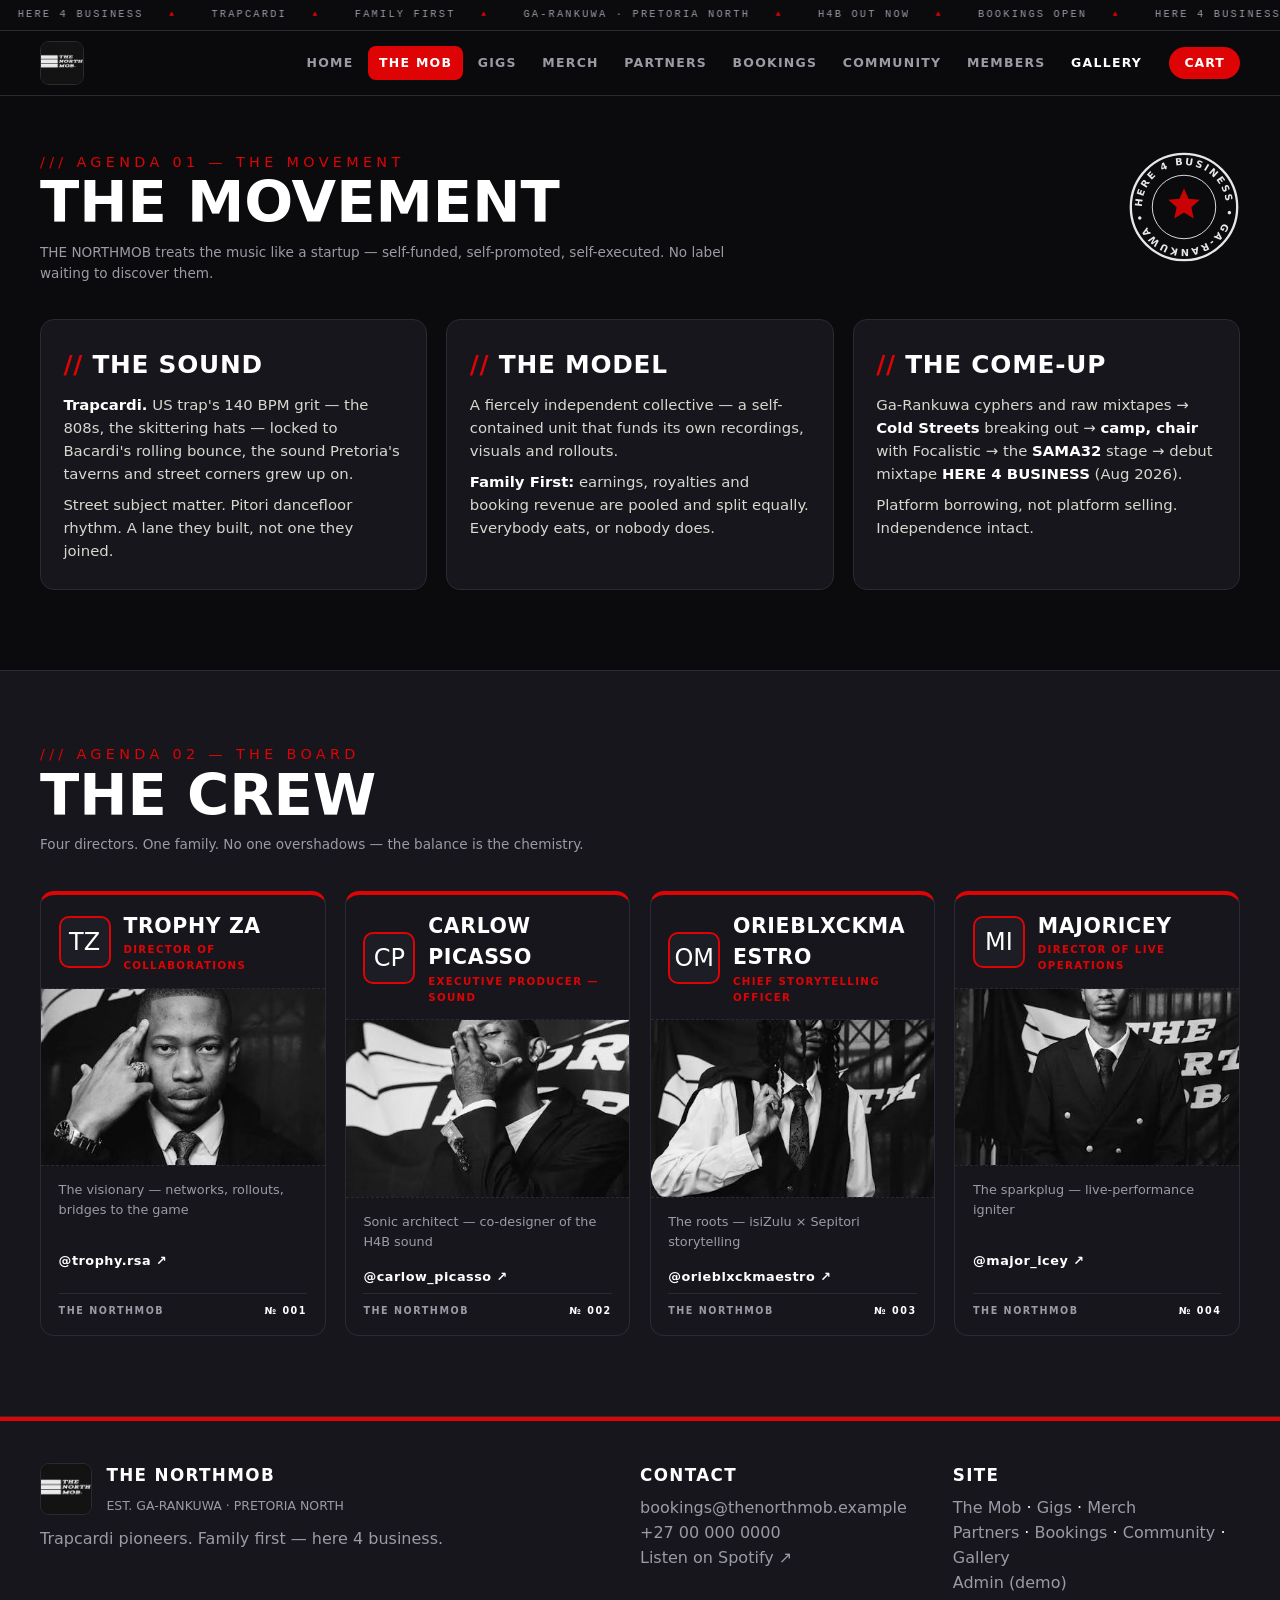
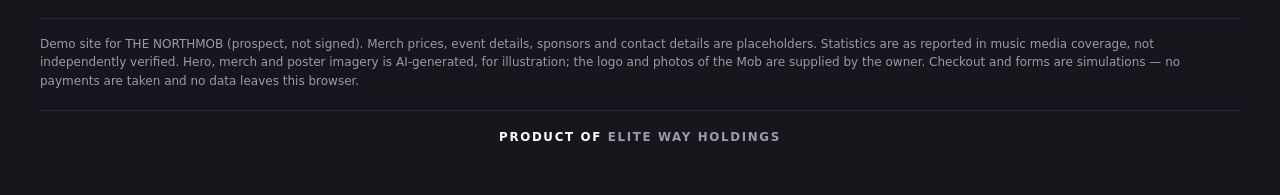
<file: the-mob.html>
<!DOCTYPE html>
<html lang="en">
<head>
  <meta charset="UTF-8">
  <meta name="viewport" content="width=device-width, initial-scale=1">
  <title>The Mob — THE NORTHMOB</title>
  <meta name="description" content="The movement and the board: Trapcardi, the Family First model, and the four-man crew from Ga-Rankuwa.">
  <meta name="theme-color" content="#0B0B0E">
  <link rel="icon" type="image/jpeg" href="assets/img/logo.jpg">
  <link rel="apple-touch-icon" href="assets/img/logo.jpg">
  <link rel="stylesheet" href="assets/css/site.css?v=14">
</head>
<body data-page="the-mob">

  <div class="ticker" aria-hidden="true">
    <div class="ticker-track" id="tickerTrack"></div>
  </div>

  <header class="site-nav">
    <div class="container inner">
      <a class="brand" href="index.html" aria-label="THE NORTHMOB — home"><img class="logo-mark" src="assets/img/logo.jpg" alt="THE NORTHMOB"></a>
      <nav class="nav-links" aria-label="Main">
        <a href="index.html">Home</a>
        <a href="the-mob.html" class="active">The Mob</a>
        <a href="gigs.html">Gigs</a>
        <a href="merch.html">Merch</a>
        <a href="partners.html">Partners</a>
        <a href="bookings.html">Bookings</a>
        <a href="community.html">Community</a>
        <a href="members.html">Members</a>
        <a href="gallery.html" class="hot">Gallery</a>
      </nav>
      <button class="cart-btn" id="cartBtn" aria-label="Open cart">
        Cart <span class="cart-count" id="cartCount" style="display:none">0</span>
      </button>
    </div>
  </header>

  <main>

    <!-- AGENDA 01: THE MOVEMENT -->
    <section class="section page-gap" id="about">
      <div class="container">
        <div class="sec-head">
          <p class="sec-slash">/// AGENDA 01 — THE MOVEMENT</p>
          <h2 class="sec-title">The Movement</h2>
          <p class="sec-note">THE NORTHMOB treats the music like a startup — self-funded, self-promoted, self-executed. No label waiting to discover them.</p>
          <svg class="seal" viewBox="0 0 120 120" aria-hidden="true">
            <defs><path id="sealArc" d="M60,60 m-45,0 a45,45 0 1,1 90,0 a45,45 0 1,1 -90,0"/></defs>
            <circle cx="60" cy="60" r="57" fill="none" stroke="currentColor" stroke-width="2.5"/>
            <circle cx="60" cy="60" r="34" fill="none" stroke="currentColor" stroke-width="1"/>
            <text font-size="10.5" letter-spacing="2.2" fill="currentColor" font-weight="700"><textPath href="#sealArc">HERE 4 BUSINESS • GA-RANKUWA •</textPath></text>
            <path d="M60 40 L64.8 51.2 L76.9 52.3 L67.9 60.3 L70.4 72.2 L60 66 L49.6 72.2 L52.1 60.3 L43.1 52.3 L55.2 51.2 Z" fill="#DE0304"/>
          </svg>
        </div>
        <div class="story-grid">
          <div class="story-card">
            <h3>The Sound</h3>
            <p><strong>Trapcardi.</strong> US trap's 140 BPM grit — the 808s, the skittering hats — locked to Bacardi's rolling bounce, the sound Pretoria's taverns and street corners grew up on.</p>
            <p>Street subject matter. Pitori dancefloor rhythm. A lane they built, not one they joined.</p>
          </div>
          <div class="story-card">
            <h3>The Model</h3>
            <p>A fiercely independent collective — a self-contained unit that funds its own recordings, visuals and rollouts.</p>
            <p><strong>Family First:</strong> earnings, royalties and booking revenue are pooled and split equally. Everybody eats, or nobody does.</p>
          </div>
          <div class="story-card">
            <h3>The Come-Up</h3>
            <p>Ga-Rankuwa cyphers and raw mixtapes → <strong>Cold Streets</strong> breaking out → <strong>camp, chair</strong> with Focalistic → the <strong>SAMA32</strong> stage → debut mixtape <strong>HERE 4 BUSINESS</strong> (Aug 2026).</p>
            <p>Platform borrowing, not platform selling. Independence intact.</p>
          </div>
        </div>
      </div>
    </section>

    <!-- AGENDA 02: THE BOARD -->
    <section class="section section-alt" id="crew">
      <div class="container">
        <div class="sec-head">
          <p class="sec-slash">/// AGENDA 02 — THE BOARD</p>
          <h2 class="sec-title">The Crew</h2>
          <p class="sec-note">Four directors. One family. No one overshadows — the balance is the chemistry.</p>
        </div>
        <div class="crew-grid" id="crewGrid"></div>
      </div>
    </section>

  </main>

  <footer class="site-footer">
    <div class="container">
      <div class="foot-grid">
        <div>
          <div class="letterhead">
            <img class="logo-mark" src="assets/img/logo.jpg" alt="THE NORTHMOB">
            <div>
              <h4>THE NORTHMOB</h4>
              <p class="hint">EST. GA-RANKUWA · PRETORIA NORTH</p>
            </div>
          </div>
          <p style="color:var(--muted);max-width:26rem;margin-top:0.7rem">Trapcardi pioneers. Family first — here 4 business.</p>
        </div>
        <div>
          <h4>Contact</h4>
          <p><a id="footEmail" href="#"></a></p>
          <p><a id="footPhone" href="#"></a></p>
          <p><a id="footSpotify" href="#" target="_blank" rel="noopener" style="display:none">Listen on Spotify ↗</a></p>
        </div>
        <div>
          <h4>Site</h4>
          <p><a href="the-mob.html">The Mob</a> · <a href="gigs.html">Gigs</a> · <a href="merch.html">Merch</a></p>
          <p><a href="partners.html">Partners</a> · <a href="bookings.html">Bookings</a> · <a href="community.html">Community</a> · <a href="gallery.html">Gallery</a></p>
          <p><a href="admin.html">Admin (demo)</a></p>
        </div>
      </div>
      <p class="fine">
        Demo site for THE NORTHMOB (prospect, not signed). Merch prices, event details, sponsors and contact details are placeholders.
        Statistics are as reported in music media coverage, not independently verified.
        Hero, merch and poster imagery is AI-generated, for illustration; the logo and photos of the Mob are supplied by the owner.
        Checkout and forms are simulations — no payments are taken and no data leaves this browser.
      </p>
      <p class="holdings">Product of <a href="https://eliteway.co.za" target="_blank" rel="noopener">Elite Way Holdings</a></p>
    </div>
  </footer>

  <script src="assets/js/seed.js?v=8"></script>
  <script src="assets/js/store.js?v=3"></script>
  <script src="assets/js/site.js?v=14"></script>
</body>
</html>
</file>
<file: assets/css/site.css>
/* THE NORTH MOB — site.css v1
   Dark base + white + Mob Red (volt removed 2026-10-10). No external fonts or CDNs (offline-faithful). */

:root {
  --ink: #0B0B0E;
  --panel: #16161C;
  --panel-2: #1D1D25;
  --line: #2A2A33;
  --paper: #FFFFFF;
  --muted: #9B9BA6;
  --red: #DE0304;
  --red-deep: #A80203;
  --hl: #FFFFFF;
  --hl-dim: rgba(255, 255, 255, 0.09);
  --shadow: 0 18px 40px rgba(0, 0, 0, 0.55);
  --radius: 14px;
  --display: Impact, Haettenschweiler, "Franklin Gothic Medium", "Arial Narrow Bold", "Arial Narrow", system-ui, sans-serif;
  --body: system-ui, -apple-system, "Segoe UI", Roboto, Arial, sans-serif;
}

* { box-sizing: border-box; margin: 0; padding: 0; }
html { scroll-behavior: smooth; }
body {
  background: var(--ink);
  color: var(--paper);
  font-family: var(--body);
  line-height: 1.55;
  -webkit-font-smoothing: antialiased;
}
img { display: block; max-width: 100%; }
a { color: inherit; }
button { font-family: inherit; cursor: pointer; }
input, select, textarea { font-family: inherit; font-size: 1rem; }

:focus-visible { outline: 3px solid var(--hl); outline-offset: 2px; }

.container { width: min(1200px, 100% - 2.5rem); margin-inline: auto; }
.section { padding: 4.5rem 0 5rem; position: relative; }
.section-alt { background: var(--panel); border-block: 1px solid var(--line); }

/* ---------- ticker ---------- */
.ticker {
  background: var(--ink);
  color: var(--muted);
  overflow: hidden;
  white-space: nowrap;
  border-bottom: 1px solid var(--line);
}
.ticker-track {
  display: inline-flex;
  gap: 0;
  animation: ticker-scroll 46s linear infinite;
  will-change: transform;
}
.ticker-track span {
  font-family: ui-monospace, "SF Mono", Menlo, Consolas, "Liberation Mono", monospace;
  font-size: 0.64rem;
  font-weight: 500;
  letter-spacing: 0.22em;
  padding: 0.42rem 1.1rem;
  text-transform: uppercase;
}
.ticker-track span::after { content: "▲"; color: var(--red); margin-left: 1.6rem; font-size: 0.5rem; vertical-align: 1px; }
@keyframes ticker-scroll { from { transform: translateX(0); } to { transform: translateX(-50%); } }
@media (prefers-reduced-motion: reduce) { .ticker-track { animation: none; } }

/* ---------- nav ---------- */
.site-nav {
  position: sticky; top: 0; z-index: 60;
  background: rgba(11, 11, 14, 0.92);
  backdrop-filter: blur(8px);
  border-bottom: 1px solid var(--line);
}
.site-nav .inner {
  display: flex; align-items: center; gap: 1rem;
  padding: 0.65rem 0;
}
.brand {
  font-family: var(--display);
  font-size: 1.25rem;
  letter-spacing: 0.06em;
  text-decoration: none;
  text-transform: uppercase;
  white-space: nowrap;
}
.brand .n { color: var(--red); text-shadow: 2px 2px 0 var(--hl); }
.nav-links {
  display: flex; gap: 0.2rem; align-items: center;
  overflow-x: auto; scrollbar-width: none;
  margin-left: auto;
}
.nav-links::-webkit-scrollbar { display: none; }
.nav-links a {
  text-decoration: none; text-transform: uppercase;
  font-size: 0.78rem; font-weight: 700; letter-spacing: 0.1em;
  color: var(--muted); padding: 0.45rem 0.7rem; border-radius: 8px;
  white-space: nowrap;
  transition: color 0.15s, background 0.15s;
}
.nav-links a:hover { color: var(--paper); background: var(--panel-2); }
.nav-links a.hot { color: var(--hl); }
.cart-btn {
  position: relative;
  background: var(--red); color: #fff; border: none;
  font-weight: 800; font-size: 0.78rem; letter-spacing: 0.08em;
  text-transform: uppercase; padding: 0.55rem 0.95rem; border-radius: 999px;
  flex: none;
  transition: transform 0.12s;
}
.cart-btn:hover { transform: translateY(-1px); }
.cart-count {
  position: absolute; top: -8px; right: -8px;
  background: var(--hl); color: #000;
  font-size: 0.72rem; font-weight: 900;
  min-width: 20px; height: 20px; border-radius: 999px;
  display: grid; place-items: center;
  border: 2px solid var(--ink);
}

/* ---------- buttons ---------- */
.btn {
  display: inline-block; border: none; border-radius: 10px;
  font-weight: 800; text-transform: uppercase; letter-spacing: 0.08em;
  font-size: 0.85rem; padding: 0.85rem 1.5rem; text-decoration: none;
  transition: transform 0.12s, filter 0.12s, background 0.12s;
}
.btn:hover { transform: translateY(-2px); }
.btn:active { transform: translateY(0); }
.btn-red { background: var(--red); color: #fff; box-shadow: 5px 5px 0 var(--hl); }
.btn-red:hover { background: var(--red-deep); }
.btn-hl { background: var(--hl); color: #000; box-shadow: 5px 5px 0 var(--red); }
.btn-ghost { background: transparent; color: var(--paper); border: 2px solid var(--line); }
.btn-ghost:hover { border-color: var(--hl); color: var(--hl); }
.btn-sm { padding: 0.5rem 0.9rem; font-size: 0.75rem; box-shadow: none; }
.btn[disabled], .btn-disabled {
  background: var(--panel-2); color: var(--muted);
  border: 2px dashed var(--line); box-shadow: none; cursor: not-allowed; transform: none;
}

/* ---------- hero ---------- */
.hero {
  position: relative; min-height: 88svh;
  display: grid; align-items: end;
  overflow: hidden;
  border-bottom: 4px solid var(--red);
}
.hero img.hero-bg { position: absolute; inset: 0; width: 100%; height: 100%; object-fit: cover; opacity: 0.6; }
.hero::after {
  content: ""; position: absolute; inset: 0;
  background: linear-gradient(180deg, rgba(11,11,14,0.25) 0%, rgba(11,11,14,0.62) 55%, rgba(11,11,14,0.97) 100%);
}
.hero .container { position: relative; z-index: 2; padding: 7rem 0 3.5rem; }
.hero-kicker {
  display: inline-block;
  font-size: 0.78rem; font-weight: 800; letter-spacing: 0.22em;
  text-transform: uppercase; color: var(--hl);
  border: 1px solid var(--hl); border-radius: 999px;
  padding: 0.4rem 0.9rem; margin-bottom: 1.1rem;
  background: rgba(11, 11, 14, 0.55);
}
.hero-title {
  font-family: var(--display);
  text-transform: uppercase;
  font-size: clamp(3.4rem, 13vw, 9.5rem);
  line-height: 0.86;
  letter-spacing: 0.01em;
  text-shadow: 0 10px 34px rgba(0, 0, 0, 0.7);
}
.hero-title .row2 { color: var(--red); -webkit-text-stroke: 2px var(--paper); }
.hero-sub {
  max-width: 34rem; margin-top: 1.2rem;
  font-size: 1.08rem; color: #E9E7DF;
}
.hero-ctas { display: flex; flex-wrap: wrap; gap: 0.9rem; margin-top: 1.8rem; }
.hero-chip {
  display: inline-flex; gap: 0.6rem; align-items: center;
  margin-top: 1.6rem;
  background: rgba(11, 11, 14, 0.72);
  border: 1px solid var(--line); border-radius: 12px;
  padding: 0.55rem 0.95rem; font-size: 0.85rem;
}
.hero-chip .dot { width: 9px; height: 9px; border-radius: 50%; background: var(--red); animation: pulse 1.6s infinite; }
@keyframes pulse { 0%, 100% { opacity: 1; } 50% { opacity: 0.3; } }

/* ---------- section headers ---------- */
.sec-head { margin-bottom: 2.2rem; }
.sec-slash {
  font-family: var(--display); font-size: 0.9rem;
  color: var(--red); letter-spacing: 0.3em; text-transform: uppercase;
}
.sec-title {
  font-family: var(--display); text-transform: uppercase;
  font-size: clamp(2.1rem, 6vw, 3.6rem); line-height: 0.95;
  margin-top: 0.2rem;
}
.sec-note { color: var(--muted); font-size: 0.85rem; margin-top: 0.7rem; max-width: 46rem; }
.sec-note .tag {
  display: inline-block; background: var(--hl-dim); color: var(--hl);
  border: 1px solid var(--hl); border-radius: 6px;
  font-size: 0.68rem; font-weight: 800; letter-spacing: 0.1em;
  padding: 0.1rem 0.45rem; margin-right: 0.5rem; text-transform: uppercase;
}

/* ---------- gigs ---------- */
.gig-grid { display: grid; gap: 1.2rem; grid-template-columns: 1fr; }
@media (min-width: 900px) { .gig-grid { grid-template-columns: repeat(3, 1fr); } }
.gig-card {
  background: var(--panel); border: 1px solid var(--line); border-radius: var(--radius);
  overflow: hidden; display: flex; flex-direction: column;
  transition: transform 0.15s, border-color 0.15s;
}
.gig-card:hover { transform: translateY(-4px); border-color: var(--red); }
.gig-art { position: relative; aspect-ratio: 4 / 3; overflow: hidden; }
.gig-art img { width: 100%; height: 100%; object-fit: cover; }
.gig-date {
  position: absolute; left: 12px; top: 12px;
  background: var(--paper); color: #000;
  border-radius: 10px; padding: 0.4rem 0.65rem; text-align: center; line-height: 1;
  box-shadow: 0 6px 18px rgba(0, 0, 0, 0.5);
}
.gig-date .d { font-family: var(--display); font-size: 1.5rem; display: block; }
.gig-date .m { font-size: 0.62rem; font-weight: 900; letter-spacing: 0.14em; text-transform: uppercase; }
.gig-body { padding: 1.1rem 1.15rem 1.3rem; display: flex; flex-direction: column; gap: 0.45rem; flex: 1; }
.gig-title { font-family: var(--display); font-size: 1.35rem; text-transform: uppercase; letter-spacing: 0.03em; }
.gig-meta { color: var(--muted); font-size: 0.88rem; }
.gig-meta strong { color: var(--hl); font-weight: 700; }
.gig-body .btn { margin-top: auto; align-self: flex-start; }

/* ---------- merch ---------- */
.merch-grid { display: grid; gap: 1.2rem; grid-template-columns: repeat(2, 1fr); }
@media (min-width: 900px) { .merch-grid { grid-template-columns: repeat(4, 1fr); } }
.product {
  background: var(--panel); border: 1px solid var(--line); border-radius: var(--radius);
  overflow: hidden; display: flex; flex-direction: column;
  transition: transform 0.15s, border-color 0.15s;
}
.product:hover { transform: translateY(-4px); border-color: var(--hl); }
.product-img { aspect-ratio: 1 / 1; overflow: hidden; position: relative; background: #101015; }
.product-img img { width: 100%; height: 100%; object-fit: cover; }
.price-sticker {
  position: absolute; right: -10px; top: 12px;
  background: var(--hl); color: #000;
  font-family: var(--display); font-size: 1.02rem; letter-spacing: 0.04em;
  padding: 0.3rem 0.85rem;
  transform: rotate(4deg);
  box-shadow: -4px 4px 0 var(--red);
}
.soldout {
  position: absolute; inset: 0; display: grid; place-items: center;
  background: rgba(11, 11, 14, 0.72);
  font-family: var(--display); font-size: 1.3rem; letter-spacing: 0.12em;
  color: var(--red); text-transform: uppercase;
}
.product-body { padding: 0.9rem 1rem 1.1rem; display: flex; flex-direction: column; gap: 0.3rem; flex: 1; }
.product-name { font-weight: 800; text-transform: uppercase; letter-spacing: 0.04em; font-size: 0.95rem; }
.product-desc { color: var(--muted); font-size: 0.8rem; min-height: 2.4em; }
.product-ai { font-size: 0.66rem; color: var(--muted); letter-spacing: 0.06em; text-transform: uppercase; }
.product-body .btn { margin-top: auto; align-self: stretch; text-align: center; }

/* ---------- cart drawer ---------- */
.overlay {
  position: fixed; inset: 0; background: rgba(5, 5, 8, 0.7);
  opacity: 0; pointer-events: none; transition: opacity 0.2s; z-index: 90;
}
.overlay.open { opacity: 1; pointer-events: auto; }
.drawer {
  position: fixed; top: 0; right: 0; height: 100%; width: min(430px, 100%);
  background: var(--panel); border-left: 1px solid var(--line);
  transform: translateX(102%); transition: transform 0.25s ease;
  z-index: 100; display: flex; flex-direction: column;
}
.drawer.open { transform: translateX(0); }
.drawer-head {
  display: flex; align-items: center; justify-content: space-between;
  padding: 1rem 1.2rem; border-bottom: 1px solid var(--line);
}
.drawer-head h3 { font-family: var(--display); text-transform: uppercase; letter-spacing: 0.06em; font-size: 1.3rem; }
.x-btn { background: none; border: none; color: var(--muted); font-size: 1.6rem; line-height: 1; }
.x-btn:hover { color: var(--red); }
.drawer-items { flex: 1; overflow-y: auto; padding: 0.9rem 1.2rem; display: flex; flex-direction: column; gap: 0.8rem; }
.cart-line {
  display: grid; grid-template-columns: 64px 1fr auto; gap: 0.8rem; align-items: center;
  background: var(--panel-2); border: 1px solid var(--line); border-radius: 10px; padding: 0.6rem;
}
.cart-line img { width: 64px; height: 64px; object-fit: cover; border-radius: 8px; }
.cart-line .n { font-size: 0.86rem; font-weight: 700; }
.cart-line .p { color: var(--muted); font-size: 0.8rem; }
.qty { display: inline-flex; align-items: center; gap: 0.55rem; margin-top: 0.3rem; }
.qty button {
  width: 26px; height: 26px; border-radius: 7px; border: 1px solid var(--line);
  background: var(--ink); color: var(--paper); font-weight: 900; font-size: 0.9rem;
}
.qty button:hover { border-color: var(--hl); color: var(--hl); }
.qty span { font-weight: 800; min-width: 1.2em; text-align: center; }
.cart-line .line-total { font-family: var(--display); font-size: 1.05rem; }
.rm { background: none; border: none; color: var(--muted); font-size: 0.72rem; text-decoration: underline; padding: 0; margin-top: 0.35rem; }
.rm:hover { color: var(--red); }
.drawer-empty { color: var(--muted); text-align: center; padding: 3rem 1rem; }
.drawer-foot { border-top: 1px solid var(--line); padding: 1rem 1.2rem 1.3rem; display: flex; flex-direction: column; gap: 0.8rem; }
.drawer-total { display: flex; justify-content: space-between; font-family: var(--display); font-size: 1.4rem; }
.vat-note { font-size: 0.7rem; color: var(--muted); }

/* ---------- modal (checkout) ---------- */
.modal {
  position: fixed; inset: 0; z-index: 110; display: grid; place-items: center;
  background: rgba(5, 5, 8, 0.78); padding: 1rem;
  opacity: 0; pointer-events: none; transition: opacity 0.18s;
}
.modal.open { opacity: 1; pointer-events: auto; }
.modal-card {
  width: min(520px, 100%); max-height: 92svh; overflow-y: auto;
  background: var(--panel); border: 1px solid var(--line);
  border-top: 4px solid var(--red); border-radius: var(--radius);
  padding: 1.4rem 1.4rem 1.6rem; box-shadow: var(--shadow);
}
.modal-card h3 { font-family: var(--display); text-transform: uppercase; font-size: 1.5rem; letter-spacing: 0.04em; }
.demo-banner {
  background: var(--hl-dim); border: 1px dashed var(--hl); color: var(--hl);
  border-radius: 8px; font-size: 0.75rem; font-weight: 700; letter-spacing: 0.06em;
  padding: 0.55rem 0.7rem; margin: 0.7rem 0 1rem; text-transform: uppercase;
}
.modal .summary { background: var(--panel-2); border: 1px solid var(--line); border-radius: 10px; padding: 0.8rem 1rem; margin-bottom: 1rem; font-size: 0.9rem; }
.summary .row { display: flex; justify-content: space-between; gap: 1rem; padding: 0.15rem 0; }
.summary .row.total { border-top: 1px solid var(--line); margin-top: 0.4rem; padding-top: 0.5rem; font-family: var(--display); font-size: 1.15rem; }
.radio-row { display: grid; gap: 0.5rem; margin: 0.6rem 0 1rem; }
.radio-pill {
  display: flex; gap: 0.6rem; align-items: flex-start;
  border: 1px solid var(--line); border-radius: 10px; padding: 0.7rem 0.8rem;
  cursor: pointer; background: var(--panel-2);
}
.radio-pill:has(input:checked) { border-color: var(--hl); background: var(--hl-dim); }
.radio-pill input { accent-color: var(--red); margin-top: 0.2rem; }
.radio-pill b { display: block; font-size: 0.88rem; }
.radio-pill small { color: var(--muted); }
.success-box { text-align: center; padding: 1.2rem 0.4rem; }
.success-box .big-ref {
  font-family: var(--display); font-size: 2.2rem; color: var(--hl);
  letter-spacing: 0.06em; margin: 0.5rem 0;
}

/* ---------- forms ---------- */
.field { display: flex; flex-direction: column; gap: 0.3rem; margin-bottom: 0.9rem; }
.field label { font-size: 0.72rem; font-weight: 800; letter-spacing: 0.12em; text-transform: uppercase; color: var(--muted); }
.field input, .field select, .field textarea {
  background: var(--ink); border: 1px solid var(--line); border-radius: 10px;
  color: var(--paper); padding: 0.75rem 0.85rem; width: 100%;
}
.field input:focus, .field select:focus, .field textarea:focus { border-color: var(--hl); outline: none; }
.field textarea { min-height: 96px; resize: vertical; }
.field .err { color: var(--red); font-size: 0.75rem; font-weight: 700; display: none; }
.field.invalid input, .field.invalid select, .field.invalid textarea { border-color: var(--red); }
.field.invalid .err { display: block; }
.form-grid { display: grid; gap: 0 1rem; }
@media (min-width: 800px) { .form-grid.two { grid-template-columns: 1fr 1fr; } }
.form-card {
  background: var(--panel); border: 1px solid var(--line);
  border-radius: var(--radius); padding: 1.4rem;
}
@media (min-width: 800px) { .form-card { padding: 1.8rem; } }

/* ---------- sponsors ---------- */
.partner-strip {
  display: grid; gap: 1rem; grid-template-columns: repeat(2, 1fr);
  margin-bottom: 2.6rem;
}
@media (min-width: 900px) { .partner-strip { grid-template-columns: repeat(3, 1fr); } }
.partner-slot {
  border: 2px dashed var(--line); border-radius: var(--radius);
  min-height: 96px; display: grid; place-items: center; text-align: center;
  color: var(--muted); padding: 1rem; font-size: 0.85rem;
  transition: border-color 0.15s;
}
.partner-slot:hover { border-color: var(--hl); }
.partner-slot b { color: var(--paper); display: block; font-size: 0.95rem; text-transform: uppercase; letter-spacing: 0.06em; }
.tier-grid { display: grid; gap: 1.2rem; grid-template-columns: 1fr; }
@media (min-width: 900px) { .tier-grid { grid-template-columns: repeat(3, 1fr); } }
.tier {
  background: var(--panel); border: 1px solid var(--line); border-radius: var(--radius);
  padding: 1.5rem 1.4rem; display: flex; flex-direction: column; gap: 0.8rem;
}
.tier.feature { border-color: var(--red); box-shadow: 0 0 0 1px var(--red), var(--shadow); }
.tier h3 { font-family: var(--display); font-size: 1.6rem; text-transform: uppercase; }
.tier .tier-tag {
  align-self: flex-start; font-size: 0.66rem; font-weight: 900; letter-spacing: 0.14em;
  text-transform: uppercase; border-radius: 6px; padding: 0.22rem 0.6rem;
}
.tier-tag.t-red { background: var(--red); color: #fff; }
.tier-tag.t-hl { background: var(--hl); color: #000; }
.tier-tag.t-grey { background: var(--panel-2); color: var(--muted); border: 1px solid var(--line); }
.tier ul { list-style: none; display: flex; flex-direction: column; gap: 0.45rem; color: #D9D7CE; font-size: 0.92rem; }
.tier li::before { content: "▸ "; color: var(--red); font-weight: 900; }
.tier li li, .tier .fine { color: var(--muted); font-size: 0.78rem; }

/* ---------- invest ---------- */
.invest-wrap { position: relative; overflow: hidden; border-radius: var(--radius); border: 1px solid var(--line); }
.invest-wrap > img { width: 100%; height: 300px; object-fit: cover; opacity: 0.45; }
@media (min-width: 900px) { .invest-wrap > img { height: 380px; } }
.invest-overlay {
  position: absolute; inset: 0; display: grid; align-items: center;
  background: linear-gradient(90deg, rgba(11,11,14,0.95) 25%, rgba(11,11,14,0.55));
}
.invest-overlay .inner { padding: 2rem; max-width: 640px; }
.value-grid { display: grid; gap: 1rem; grid-template-columns: 1fr; margin-top: 1.4rem; }
@media (min-width: 800px) { .value-grid { grid-template-columns: repeat(3, 1fr); } }
.value-card { background: rgba(22, 22, 28, 0.88); border: 1px solid var(--line); border-radius: 12px; padding: 1rem 1.1rem; }
.value-card b { display: block; font-family: var(--display); text-transform: uppercase; letter-spacing: 0.05em; font-size: 1.05rem; margin-bottom: 0.25rem; }
.value-card b::before { content: "◆ "; color: var(--red); }
.value-card span { color: var(--muted); font-size: 0.85rem; }

/* ---------- instagram ---------- */
.ig-grid { display: grid; gap: 1.2rem; grid-template-columns: 1fr; align-items: start; }
@media (min-width: 900px) { .ig-grid { grid-template-columns: 340px 1fr; } }
.ig-window {
  background: var(--panel); border: 1px solid var(--line); border-radius: var(--radius);
  padding: 1.6rem; text-align: center;
}
.ig-window .avatar {
  width: 88px; height: 88px; border-radius: 50%; object-fit: cover;
  margin: 0 auto 0.9rem; border: 3px solid var(--red); box-shadow: 0 0 0 3px var(--hl);
}
.ig-window h3 { font-family: var(--display); font-size: 1.4rem; text-transform: uppercase; }
.ig-window .handle { color: var(--muted); margin: 0.15rem 0 1rem; font-size: 0.95rem; }
.ig-window .note { font-size: 0.72rem; color: var(--muted); margin-top: 0.7rem; }
.feed-grid { display: grid; grid-template-columns: repeat(3, 1fr); gap: 6px; }
@media (min-width: 560px) { .feed-grid { gap: 10px; } }
.feed-grid button {
  border: 1px solid var(--line); border-radius: 8px; overflow: hidden; padding: 0;
  background: var(--panel-2); position: relative;
}
.feed-grid button:hover { border-color: var(--red); }
.feed-grid img { width: 100%; aspect-ratio: 1 / 1; object-fit: cover; transition: transform 0.2s; }
.feed-grid button:hover img { transform: scale(1.05); }

/* ---------- lightbox ---------- */
.lightbox {
  position: fixed; inset: 0; z-index: 120; display: grid; place-items: center;
  background: rgba(5, 5, 8, 0.92); padding: 1rem;
  opacity: 0; pointer-events: none; transition: opacity 0.15s;
}
.lightbox.open { opacity: 1; pointer-events: auto; }
.lightbox img { max-width: min(92vw, 860px); max-height: 82svh; border-radius: 10px; border: 1px solid var(--line); }
.lightbox .lb-nav {
  position: absolute; top: 50%; transform: translateY(-50%);
  background: rgba(22, 22, 28, 0.85); color: var(--paper);
  border: 1px solid var(--line); border-radius: 999px;
  width: 46px; height: 46px; font-size: 1.3rem;
}
.lightbox .lb-prev { left: 10px; } .lightbox .lb-next { right: 10px; }
.lightbox .lb-close { position: absolute; top: 12px; right: 14px; font-size: 1.6rem; background: none; border: none; color: var(--muted); }
.lightbox .lb-close:hover { color: var(--red); }

/* ---------- footer ---------- */
.site-footer { border-top: 4px solid var(--red); background: var(--panel); padding: 2.6rem 0 3rem; }
.foot-grid { display: grid; gap: 1.6rem; grid-template-columns: 1fr; }
@media (min-width: 800px) { .foot-grid { grid-template-columns: 2fr 1fr 1fr; } }
.site-footer h4 { font-family: var(--display); text-transform: uppercase; letter-spacing: 0.08em; margin-bottom: 0.5rem; font-size: 1.05rem; }
.site-footer a { color: var(--muted); text-decoration: none; }
.site-footer a:hover { color: var(--hl); }
.site-footer .fine { color: var(--muted); font-size: 0.75rem; margin-top: 1.4rem; border-top: 1px solid var(--line); padding-top: 1rem; }

/* ---------- toast ---------- */
.toast {
  position: fixed; left: 50%; bottom: 22px; transform: translate(-50%, 20px);
  background: var(--hl); color: #000; font-weight: 800; font-size: 0.85rem;
  border-radius: 999px; padding: 0.7rem 1.3rem; z-index: 130;
  box-shadow: 0 10px 30px rgba(0, 0, 0, 0.5);
  opacity: 0; pointer-events: none; transition: opacity 0.2s, transform 0.2s;
}
.toast.show { opacity: 1; transform: translate(-50%, 0); }

/* ---------- success panel (forms) ---------- */
.success-panel {
  background: var(--hl-dim); border: 1px solid var(--hl); border-radius: 12px;
  padding: 1.4rem; text-align: center;
}
.success-panel .ref { font-family: var(--display); font-size: 1.7rem; color: var(--hl); letter-spacing: 0.05em; }

/* ---------- ADMIN ---------- */
.admin-top { border-bottom: 1px solid var(--line); background: var(--panel); }
.admin-top .inner { display: flex; align-items: center; gap: 1rem; padding: 0.8rem 0; flex-wrap: wrap; }
.admin-badge {
  background: var(--hl); color: #000; font-weight: 900; font-size: 0.68rem;
  letter-spacing: 0.14em; padding: 0.3rem 0.6rem; border-radius: 6px; text-transform: uppercase;
}
.admin-title { font-family: var(--display); font-size: 1.3rem; text-transform: uppercase; letter-spacing: 0.05em; }
.admin-top .to-site { margin-left: auto; }
.tabs { display: flex; gap: 0.35rem; overflow-x: auto; padding: 0.7rem 0; scrollbar-width: none; }
.tabs::-webkit-scrollbar { display: none; }
.tab {
  background: var(--panel-2); color: var(--muted); border: 1px solid var(--line);
  border-radius: 999px; padding: 0.45rem 1rem; font-weight: 800; font-size: 0.76rem;
  letter-spacing: 0.1em; text-transform: uppercase; white-space: nowrap;
}
.tab.active { background: var(--red); border-color: var(--red); color: #fff; }
.tab .count {
  background: var(--hl); color: #000; border-radius: 999px;
  font-size: 0.66rem; padding: 0.05rem 0.45rem; margin-left: 0.4rem;
}
.admin-panel { display: none; }
.admin-panel.active { display: block; }
.panel-card { background: var(--panel); border: 1px solid var(--line); border-radius: var(--radius); padding: 1.3rem; margin-bottom: 1.2rem; }
.panel-card h3 { font-family: var(--display); text-transform: uppercase; font-size: 1.2rem; letter-spacing: 0.05em; margin-bottom: 1rem; }
table.tbl { width: 100%; border-collapse: collapse; font-size: 0.88rem; }
.tbl th { text-align: left; color: var(--muted); font-size: 0.68rem; letter-spacing: 0.12em; text-transform: uppercase; padding: 0.5rem 0.6rem; border-bottom: 1px solid var(--line); }
.tbl td { padding: 0.65rem 0.6rem; border-bottom: 1px solid var(--line); vertical-align: top; }
.tbl tr:hover td { background: var(--panel-2); }
.tbl .num { font-variant-numeric: tabular-nums; }
.status-chip {
  display: inline-block; border-radius: 999px; font-size: 0.68rem; font-weight: 900;
  letter-spacing: 0.1em; text-transform: uppercase; padding: 0.22rem 0.6rem;
}
.st-new { background: var(--hl); color: #000; }
.st-confirmed { background: var(--red); color: #fff; }
.st-fulfilled { background: var(--panel-2); color: var(--muted); border: 1px solid var(--line); }
.st-cancelled { background: transparent; color: var(--muted); border: 1px dashed var(--line); text-decoration: line-through; }
.type-chip { border-radius: 6px; font-size: 0.66rem; font-weight: 900; padding: 0.2rem 0.5rem; letter-spacing: 0.08em; text-transform: uppercase; }
.ty-booking { background: var(--hl); color: #000; }
.ty-sponsorship { background: var(--red); color: #fff; }
.ty-investment { background: var(--paper); color: #000; }
.row-actions { display: flex; gap: 0.4rem; flex-wrap: wrap; }
.admin-input {
  background: var(--ink); border: 1px solid var(--line); border-radius: 8px;
  color: var(--paper); padding: 0.5rem 0.6rem; width: 100%;
}
.admin-input:focus { border-color: var(--hl); outline: none; }
.check-line { display: flex; align-items: center; gap: 0.5rem; font-size: 0.85rem; color: var(--muted); }
.check-line input { accent-color: var(--red); width: 18px; height: 18px; }
.edit-grid { display: grid; gap: 0.8rem; grid-template-columns: 1fr; }
@media (min-width: 900px) { .edit-grid.c4 { grid-template-columns: 2fr 1fr 1fr 1fr; } .edit-grid.c3 { grid-template-columns: 1fr 1fr 1fr; } }
.fieldline { display: flex; flex-direction: column; gap: 0.25rem; font-size: 0.8rem; }
.fieldline .lab { color: var(--muted); font-size: 0.66rem; font-weight: 800; letter-spacing: 0.1em; text-transform: uppercase; }
.hint { color: var(--muted); font-size: 0.78rem; }
.empty-note { color: var(--muted); padding: 1.4rem 0; text-align: center; }
.order-items li { list-style: none; color: var(--muted); font-size: 0.8rem; }

/* utility */
.mt { margin-top: 1.4rem; }
.hidden { display: none !important; }

/* ---------- v2 additions: logo, stats, story, crew, IG cards ---------- */
.logo-mark { height: 38px; width: 38px; border-radius: 9px; object-fit: cover; border: 1px solid var(--line); flex: none; }
.site-nav .brand { display: inline-flex; align-items: center; gap: 0.6rem; }

.stat-strip { display: grid; gap: 1rem; grid-template-columns: repeat(2, 1fr); }
@media (min-width: 900px) { .stat-strip { grid-template-columns: repeat(4, 1fr); } }
.stat-card { background: var(--panel); border: 1px solid var(--line); border-left: 4px solid var(--red); border-radius: 12px; padding: 1.1rem 1.2rem; }
.stat-card b { display: block; font-family: var(--display); font-size: 2.1rem; line-height: 1; letter-spacing: 0.02em; }
.stat-card span { color: var(--muted); font-size: 0.78rem; }

.story-grid { display: grid; gap: 1.2rem; grid-template-columns: 1fr; }
@media (min-width: 900px) { .story-grid { grid-template-columns: repeat(3, 1fr); } }
.story-card { background: var(--panel); border: 1px solid var(--line); border-radius: var(--radius); padding: 1.6rem 1.4rem; }
.story-card h3 { font-family: var(--display); font-size: 1.55rem; text-transform: uppercase; margin-bottom: 0.6rem; letter-spacing: 0.03em; }
.story-card h3::before { content: "// "; color: var(--red); }
.story-card p { color: #D9D7CE; font-size: 0.93rem; }
.story-card p + p { margin-top: 0.5rem; }
.story-card strong { color: #fff; }

.crew-grid { display: grid; gap: 1.2rem; grid-template-columns: repeat(2, 1fr); }
@media (min-width: 900px) { .crew-grid { grid-template-columns: repeat(4, 1fr); } }
.member-card { background: var(--panel); border: 1px solid var(--line); border-radius: var(--radius); overflow: hidden; display: flex; flex-direction: column; transition: transform 0.15s, border-color 0.15s; }
.member-card:hover { transform: translateY(-4px); border-color: var(--red); }
.member-photo { aspect-ratio: 3 / 4; position: relative; overflow: hidden; background: var(--panel-2); display: grid; place-items: center; }
.member-photo img { width: 100%; height: 100%; object-fit: cover; }
.monogram { font-family: var(--display); font-size: 3.6rem; color: var(--paper); text-shadow: 4px 4px 0 var(--red); letter-spacing: 0.04em; }
.member-photo .tag { position: absolute; bottom: 10px; left: 10px; background: var(--red); color: #fff; font-size: 0.6rem; font-weight: 900; letter-spacing: 0.12em; text-transform: uppercase; border-radius: 6px; padding: 0.2rem 0.5rem; }
.member-body { padding: 1rem 1.1rem 1.2rem; display: flex; flex-direction: column; gap: 0.35rem; flex: 1; }
.member-name { font-family: var(--display); font-size: 1.28rem; text-transform: uppercase; letter-spacing: 0.03em; }
.member-role { color: var(--muted); font-size: 0.8rem; }
.member-ig { margin-top: auto; padding-top: 0.55rem; font-size: 0.8rem; font-weight: 800; color: var(--paper); text-decoration: none; letter-spacing: 0.04em; }
.member-ig:hover { color: var(--red); }

.ig-cards { display: grid; gap: 1rem; grid-template-columns: repeat(auto-fit, minmax(165px, 1fr)); margin-bottom: 2rem; }
.ig-cards .ig-window { padding: 1.2rem 1rem; }
.ig-cards .ig-window .avatar { width: 64px; height: 64px; }
.ig-cards .ig-window h3 { font-size: 1.05rem; }
.avatar-mono { width: 64px; height: 64px; border-radius: 50%; display: grid; place-items: center; font-family: var(--display); font-size: 1.5rem; letter-spacing: 0.05em; background: var(--panel-2); border: 3px solid var(--red); box-shadow: 0 0 0 3px #fff; margin: 0 auto 0.8rem; color: var(--paper); }

/* long single-word names (e.g. Orieblxckmaestro) must never blow the grid */
.ig-window { min-width: 0; }
.ig-window h3 { overflow-wrap: anywhere; }
.member-card { min-width: 0; }
.member-name { overflow-wrap: anywhere; }

/* ---------- v3: mafia boardroom ---------- */
.logo-mark { height: 44px; width: 44px; }
.stamp {
  position: absolute; top: 1.1rem; right: 0;
  transform: rotate(6deg);
  border: 3px double var(--red); color: var(--red);
  font-family: var(--display); font-size: 1rem; letter-spacing: 0.18em;
  padding: 0.32rem 0.8rem; text-transform: uppercase;
  background: rgba(11, 11, 14, 0.55);
}
.sec-head { position: relative; }
.seal { position: absolute; right: 0; top: 0; width: 112px; height: 112px; color: var(--paper); opacity: 0.9; }
@media (max-width: 860px) { .seal { display: none; } }
.form-kicker {
  font-size: 0.68rem; font-weight: 900; letter-spacing: 0.16em;
  text-transform: uppercase; color: var(--red); margin: -0.4rem 0 1rem;
}
.biz-card { border-top: 4px solid var(--red); }
.biz-top { display: flex; gap: 0.8rem; align-items: center; padding: 1rem 1.1rem 0.85rem; border-bottom: 1px dashed var(--line); }
.biz-mono {
  font-family: var(--display); font-size: 1.5rem; color: var(--paper);
  background: var(--panel-2); border: 2px solid var(--red); border-radius: 10px;
  width: 52px; height: 52px; display: grid; place-items: center; flex: none;
}
.biz-head { min-width: 0; }
.biz-title { font-size: 0.64rem; font-weight: 900; letter-spacing: 0.13em; text-transform: uppercase; color: var(--red); }
.biz-photo {
  aspect-ratio: 16 / 10; position: relative; display: grid; place-items: center; overflow: hidden;
  background: repeating-linear-gradient(-45deg, #141419 0 12px, #101015 12px 24px);
  border-bottom: 1px dashed var(--line);
}
.biz-photo img { position: absolute; inset: 0; width: 100%; height: 100%; object-fit: cover; }
.biz-stamp {
  transform: rotate(-8deg);
  border: 3px double var(--red); color: var(--red);
  font-family: var(--display); font-size: 1.25rem; letter-spacing: 0.2em;
  padding: 0.18rem 0.7rem; opacity: 0.85;
}
.biz-body { padding: 0.9rem 1.1rem 1rem; display: flex; flex-direction: column; gap: 0.4rem; flex: 1; }
.biz-foot {
  margin-top: auto; display: flex; justify-content: space-between; align-items: center;
  border-top: 1px solid var(--line); padding-top: 0.6rem;
  font-size: 0.6rem; font-weight: 900; letter-spacing: 0.16em; color: var(--muted); text-transform: uppercase;
}
.biz-no { color: var(--paper); }
.letterhead { display: flex; gap: 0.9rem; align-items: center; }
.letterhead .logo-mark { height: 52px; width: 52px; }

/* stamp clears the kicker on small screens */
@media (max-width: 720px) { .stamp { display: none; } }

/* ---------- v4: multi-page ---------- */
.nav-links a.active { color: #fff; background: var(--red); }
.page-gap { padding-top: 3.4rem; }
.teaser-grid { display: grid; gap: 1.2rem; grid-template-columns: 1fr; }
@media (min-width: 700px) { .teaser-grid { grid-template-columns: repeat(2, 1fr); } }
@media (min-width: 1000px) { .teaser-grid { grid-template-columns: repeat(3, 1fr); } }
.teaser-card {
  position: relative; display: flex; flex-direction: column; gap: 0.5rem;
  background: var(--panel); border: 1px solid var(--line); border-radius: var(--radius);
  padding: 1.6rem 1.4rem 1.3rem; text-decoration: none; color: var(--paper);
  overflow: hidden; transition: transform 0.15s, border-color 0.15s; min-height: 172px;
}
.teaser-card:hover { transform: translateY(-4px); border-color: var(--red); }
.teaser-kicker { font-size: 0.66rem; font-weight: 900; letter-spacing: 0.16em; color: var(--red); text-transform: uppercase; }
.teaser-title { font-family: var(--display); font-size: 1.65rem; text-transform: uppercase; line-height: 1; }
.teaser-blurb { color: var(--muted); font-size: 0.88rem; }
.teaser-go { margin-top: auto; padding-top: 0.8rem; font-weight: 800; font-size: 0.78rem; letter-spacing: 0.1em; text-transform: uppercase; color: var(--paper); }
.teaser-card:hover .teaser-go { color: var(--red); }
.teaser-num { position: absolute; top: 0.8rem; right: 1.1rem; font-family: var(--display); font-size: 2.3rem; color: transparent; -webkit-text-stroke: 1px var(--line); }

/* ---------- v5: typographic event posters (no imagery) ---------- */
.gig-poster {
  background: var(--panel); border: 1px solid var(--line); border-radius: var(--radius);
  overflow: hidden; display: flex; flex-direction: column; position: relative;
  transition: transform 0.15s, border-color 0.15s;
}
.gig-poster:hover { transform: translateY(-4px); border-color: var(--red); }
.gp-kicker {
  font-size: 0.64rem; font-weight: 900; letter-spacing: 0.2em;
  color: var(--red); text-transform: uppercase; padding: 1.15rem 1.2rem 0;
}
.gp-date { display: flex; align-items: baseline; gap: 0.6rem; padding: 0.4rem 1.2rem 0; }
.gp-date .d { font-family: var(--display); font-size: 4.8rem; line-height: 0.88; }
.gp-date .m { font-family: var(--display); font-size: 1.4rem; color: var(--red); letter-spacing: 0.04em; }
.gp-title { font-family: var(--display); font-size: 1.6rem; text-transform: uppercase; line-height: 1; padding: 0.9rem 1.2rem 0.4rem; overflow-wrap: anywhere; }
.gp-meta { color: var(--muted); font-size: 0.88rem; padding: 0 1.2rem; }
.gp-meta strong { color: #fff; }
.gp-rule { height: 4px; margin: 1rem 1.2rem 0; background: linear-gradient(90deg, var(--red) 0 64px, var(--line) 64px 100%); }
.gp-body { padding: 1rem 1.2rem 1.3rem; margin-top: auto; display: flex; flex-direction: column; gap: 0.6rem; }

/* ---------- v7: sizes, exclusive, member chip, CRM, gallery manager ---------- */
.size-pills { display: flex; flex-wrap: wrap; gap: 0.35rem; margin: 0.35rem 0 0.6rem; }
.size-pills input { position: absolute; opacity: 0; pointer-events: none; }
.size-pill {
  border: 1px solid var(--line); border-radius: 8px; padding: 0.28rem 0.62rem;
  font-size: 0.74rem; font-weight: 900; letter-spacing: 0.06em; color: var(--muted);
  cursor: pointer; transition: color 0.12s, border-color 0.12s, background 0.12s;
}
.size-pill:hover { color: var(--paper); border-color: var(--paper); }
.size-pills input:checked + .size-pill { background: var(--red); border-color: var(--red); color: #fff; }
.size-pills input:focus-visible + .size-pill { outline: 3px solid var(--hl); outline-offset: 2px; }
.cart-size { background: var(--panel-2); border: 1px solid var(--line); border-radius: 5px; font-size: 0.68rem; padding: 0 0.3rem; font-weight: 900; }
.member-flag {
  position: absolute; left: 12px; top: 12px; background: var(--red); color: #fff;
  font-size: 0.6rem; font-weight: 900; letter-spacing: 0.14em; border-radius: 6px; padding: 0.22rem 0.5rem;
}
.product-locked .product-img img { filter: blur(9px) grayscale(0.4) brightness(0.75); }
.locked-veil { position: absolute; inset: 0; display: grid; place-items: center; }
.locked-veil .lock {
  border: 3px double var(--red); color: var(--red); background: rgba(11,11,14,0.55);
  font-family: var(--display); font-size: 1.05rem; letter-spacing: 0.18em; padding: 0.4rem 0.9rem;
  transform: rotate(-5deg);
}
.member-chip {
  background: var(--red); color: #fff; font-size: 0.62rem; font-weight: 900;
  letter-spacing: 0.16em; border-radius: 999px; padding: 0.32rem 0.7rem; flex: none;
  border: 2px solid #fff;
}
.check-grid { display: grid; grid-template-columns: 1fr 1fr; gap: 0.5rem; }
@media (max-width: 560px) { .check-grid { grid-template-columns: 1fr; } }
fieldset.field { border: none; }
.st-crm-new { background: var(--panel-2); color: var(--paper); border: 1px solid var(--line); }
.st-crm-contacted { background: var(--red); color: #fff; }
.st-crm-member { background: var(--hl); color: #000; }
.st-crm-partner { background: var(--paper); color: #000; }
.crm-event { padding: 0.55rem 0; border-bottom: 1px dashed var(--line); }
.crm-event:last-child { border-bottom: none; }
.pm-grid { display: grid; grid-template-columns: repeat(auto-fill, minmax(96px, 1fr)); gap: 0.7rem; }
.pm-cell { position: relative; border: 1px solid var(--line); border-radius: 10px; overflow: hidden; background: var(--panel-2); }
.pm-thumb { width: 100%; aspect-ratio: 1/1; object-fit: cover; display: block; }
.pm-ctl { position: absolute; bottom: 4px; right: 4px; display: flex; gap: 4px; }
.pm-btn {
  width: 24px; height: 24px; border-radius: 6px; border: 1px solid var(--line);
  background: rgba(11,11,14,0.85); color: var(--paper); font-size: 0.7rem; line-height: 1;
}
.pm-btn:hover { border-color: var(--red); color: var(--red); }
.pm-del:hover { border-color: var(--red); background: var(--red); color: #fff; }
.member-preview { width: 74px; height: 74px; object-fit: cover; border-radius: 10px; border: 1px solid var(--line); display: block; margin: 0.3rem 0; }
.storage-banner {
  display: none; margin: 0.5rem 0 0; padding: 0.6rem 0.8rem; border-radius: 8px;
  background: rgba(222, 3, 4, 0.14); border: 1px solid var(--red); color: var(--red);
  font-size: 0.78rem; font-weight: 700;
}
.storage-banner.show { display: block; }
.upload-wrap { display: inline-block; }

/* ---------- v8: members area ---------- */
.mcard { display: flex; align-items: center; gap: 1.1rem; flex-wrap: wrap; border-left: 4px solid var(--red); }
.mcard-mid { flex: 1; min-width: 180px; }
.mcard-mid .member-name { font-family: var(--display); font-size: 1.5rem; text-transform: uppercase; }
.mcard-no { font-family: var(--display); font-size: 1.9rem; color: var(--red); letter-spacing: 0.06em; }
.mcard-right { text-align: right; margin-left: auto; }
.login-err {
  background: rgba(222, 3, 4, 0.14); border: 1px solid var(--red); color: var(--red);
  border-radius: 8px; font-size: 0.82rem; font-weight: 700; padding: 0.6rem 0.8rem; margin-bottom: 0.9rem;
}
.product-members .product-img img { object-fit: cover; }

/* ---------- v9: spotify window ---------- */
.sp-window { border-color: var(--red); }
.sp-disc {
  width: 64px; height: 64px; border-radius: 50%;
  background: var(--red); color: #fff;
  display: grid; place-items: center; font-size: 1.5rem;
  margin: 0 auto 0.8rem;
  box-shadow: 0 0 0 3px #fff, 0 0 0 5px var(--red);
}

/* ---------- v10: holdings credit ---------- */
.holdings {
  text-align: center; margin-top: 1.2rem; padding-top: 1.1rem;
  border-top: 1px solid var(--line);
  font-size: 0.74rem; font-weight: 700; letter-spacing: 0.14em; text-transform: uppercase;
}
.holdings a { color: var(--muted); text-decoration: none; }
.holdings a:hover { color: var(--red); }
</file>
